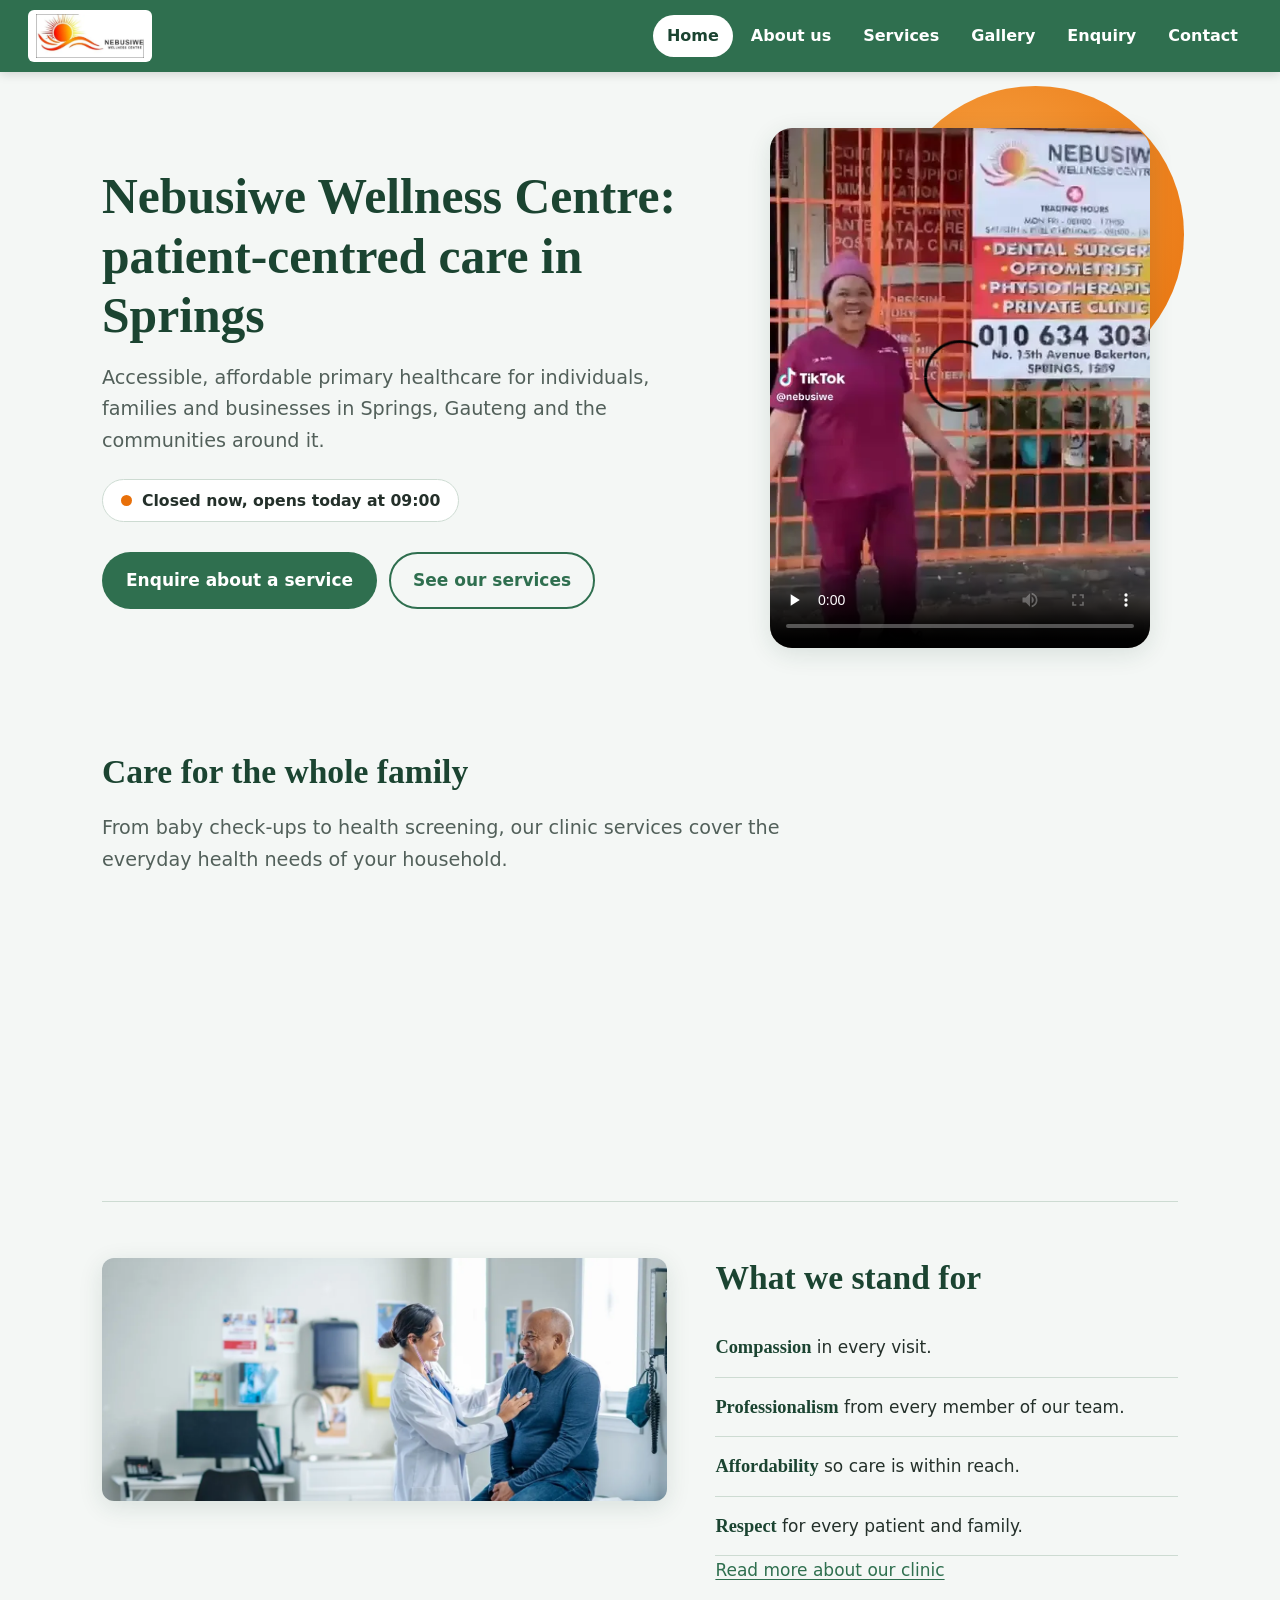
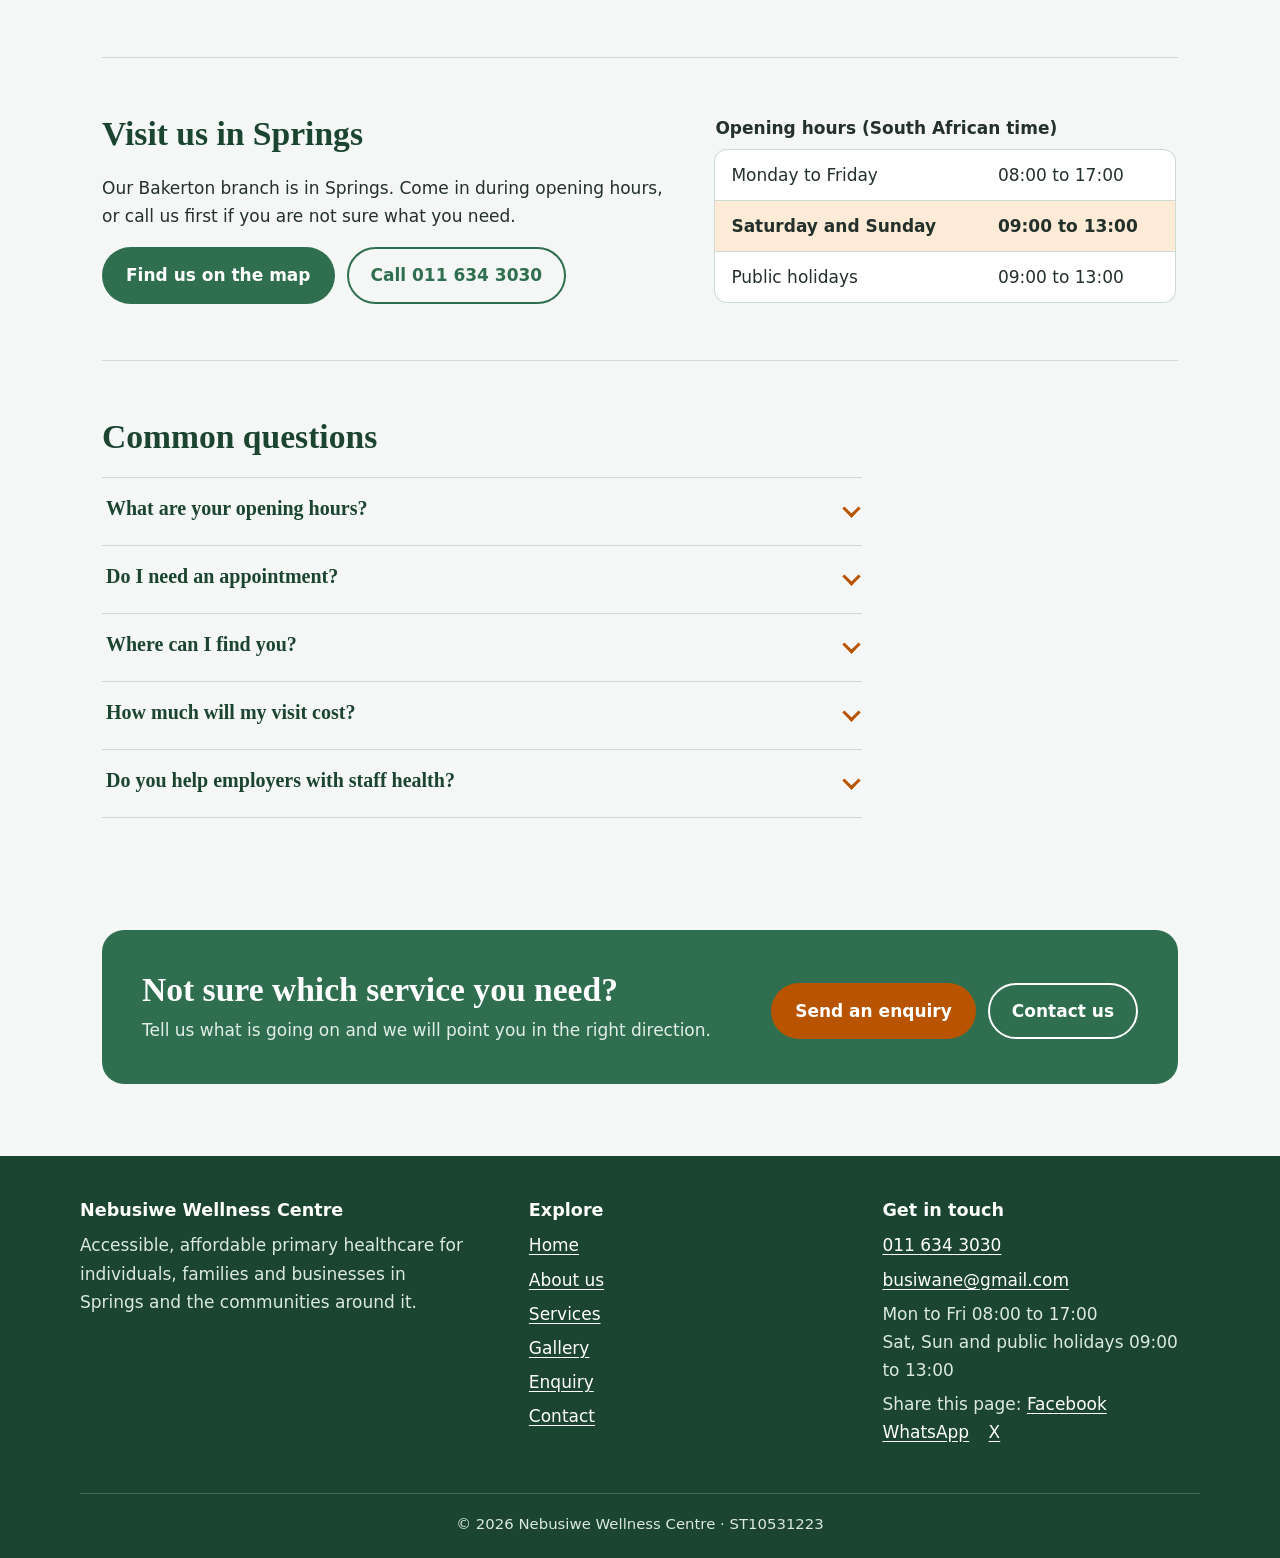
<file: Nebusiwe_Wellness_Centre/index.html>
<!DOCTYPE html>
<html lang="en-ZA">
<head>
    <meta charset="utf-8">
    <meta name="viewport" content="width=device-width, initial-scale=1">
    <title>Nebusiwe Wellness Centre</title>
    <meta name="robots" content="noindex">
    <meta http-equiv="refresh" content="0; url=home.html">
</head>
<body>
    <p><a href="home.html">Go to the Nebusiwe Wellness Centre home page</a></p>
</body>
</html>
</file>
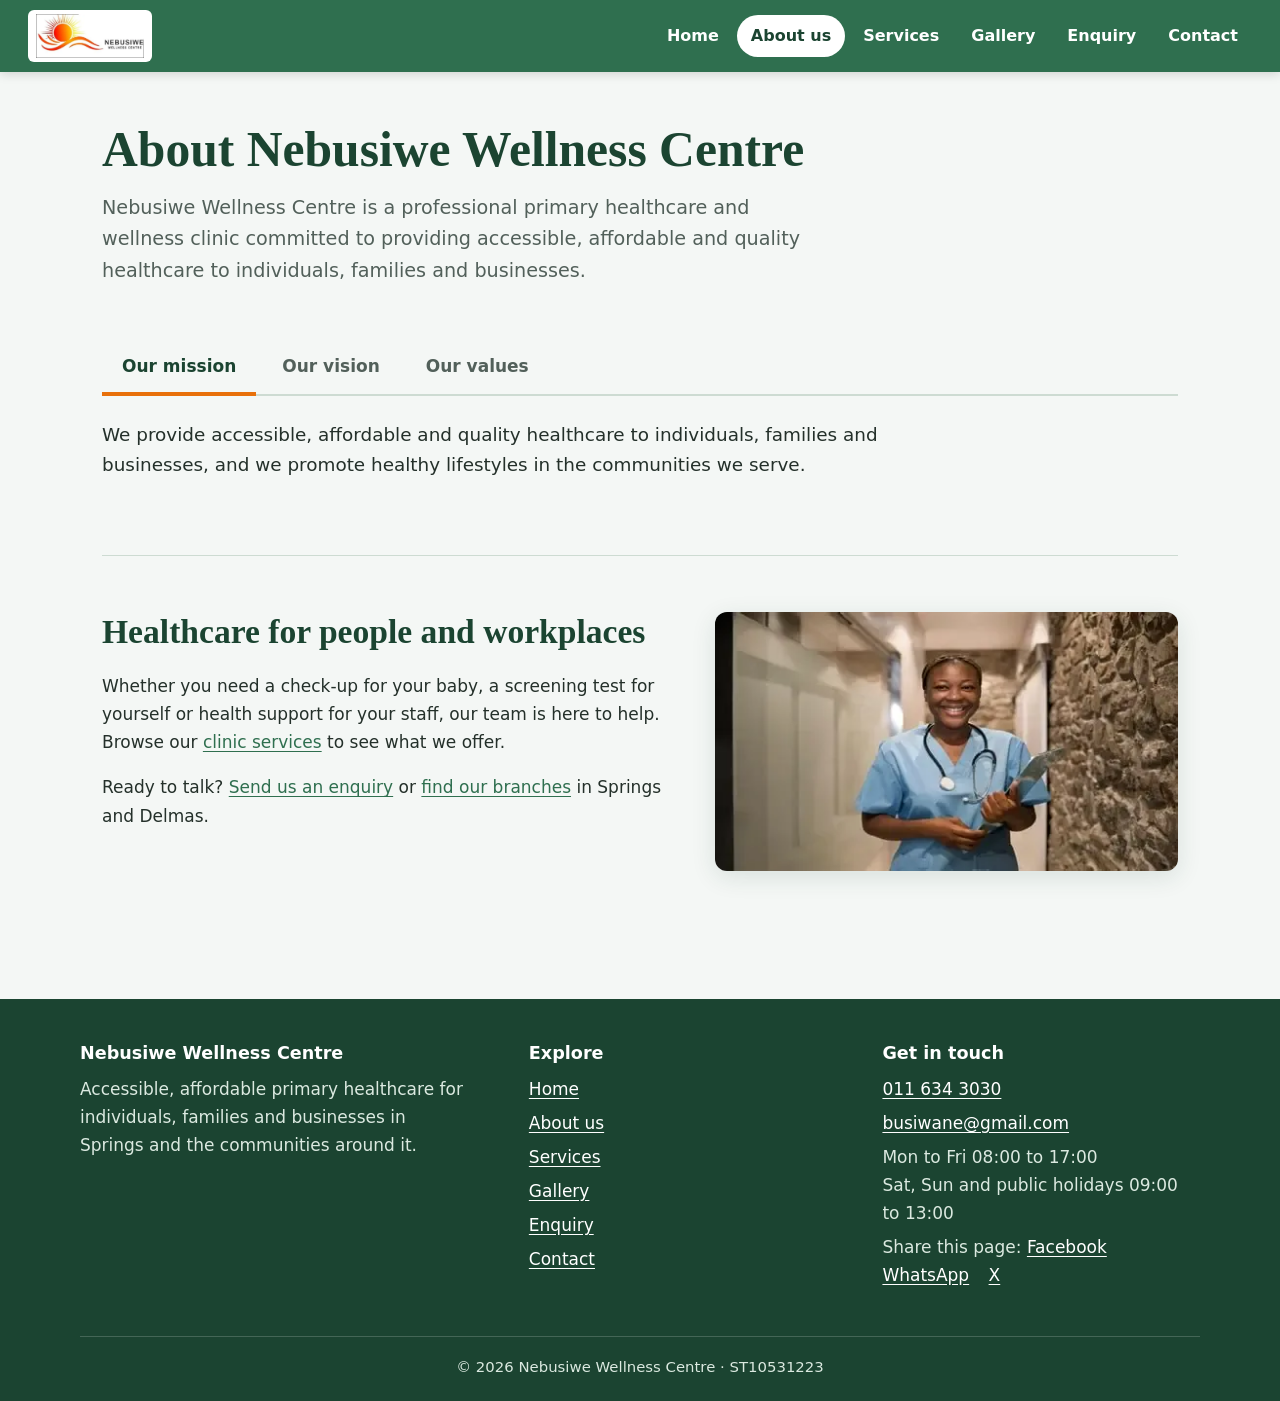
<file: Nebusiwe_Wellness_Centre/about.html>
<!DOCTYPE html>
<html lang="en-ZA" class="no-js">
<head>
    <meta charset="utf-8">
    <meta name="viewport" content="width=device-width, initial-scale=1">
    <title>About Us | Nebusiwe Wellness Centre, Springs</title>
    <meta name="description" content="Learn about Nebusiwe Wellness Centre, a primary healthcare clinic in Springs focused on compassion, professionalism, affordability and respect.">
    <meta name="theme-color" content="#2f6f4f">
    <meta name="referrer" content="strict-origin-when-cross-origin">
    <meta http-equiv="Content-Security-Policy" content="default-src 'self'; script-src 'self' https://cdnjs.cloudflare.com; style-src 'self' https://cdnjs.cloudflare.com; img-src 'self' data: https://tile.openstreetmap.org https://*.tile.openstreetmap.org; media-src 'self'; connect-src 'self' https://formspree.io; object-src 'none'; base-uri 'self'; form-action 'self' mailto: https://formspree.io">
    <meta property="og:type" content="website">
    <meta property="og:site_name" content="Nebusiwe Wellness Centre">
    <meta property="og:title" content="About Us | Nebusiwe Wellness Centre, Springs">
    <meta property="og:description" content="Learn about Nebusiwe Wellness Centre, a primary healthcare clinic in Springs focused on compassion, professionalism, affordability and respect.">
    <meta property="og:image" content="https://www.example.com/images/nurse-smiling-in-clinic-corridor.webp">
    <meta property="og:locale" content="en_ZA">
    <meta name="twitter:card" content="summary_large_image">
    <link rel="icon" href="favicon.png" type="image/png">
    <link rel="apple-touch-icon" href="images/apple-touch-icon.png">
    <link rel="stylesheet" href="CSS/style.css">
</head>
<body>
    <a class="skip-link" href="#main">Skip to main content</a>
    <header>
        <a class="brand" href="home.html" aria-label="Nebusiwe Wellness Centre, home">
            <img src="images/logo.webp" alt="Nebusiwe Wellness Centre logo" width="108" height="44">
        </a>
        <button class="nav-toggle" type="button" aria-expanded="false" aria-controls="site-nav">Menu</button>
        <nav id="site-nav" aria-label="Main">
                <a href="home.html">Home</a>
                <a href="about.html" aria-current="page">About us</a>
                <a href="services.html">Services</a>
                <a href="gallery.html">Gallery</a>
                <a href="enquiry.html">Enquiry</a>
                <a href="contact.html">Contact</a>
        </nav>
    </header>
    <main id="main">
        <div class="page-head">
            <h1>About Nebusiwe Wellness Centre</h1>
            <p class="lead">Nebusiwe Wellness Centre is a professional primary healthcare and wellness clinic committed to providing accessible, affordable and quality healthcare to individuals, families and businesses.</p>
        </div>

        <section class="section" aria-label="Our mission, vision and values">
            <div data-tabs>
                <div class="tablist" role="tablist" aria-label="About the clinic">
                    <button class="tab" role="tab" id="tab-mission" aria-controls="mission" aria-selected="true">Our mission</button>
                    <button class="tab" role="tab" id="tab-vision" aria-controls="vision" aria-selected="false" tabindex="-1">Our vision</button>
                    <button class="tab" role="tab" id="tab-values" aria-controls="values" aria-selected="false" tabindex="-1">Our values</button>
                </div>
                <div class="tabpanel" role="tabpanel" id="mission" aria-labelledby="tab-mission">
                    <p>We provide accessible, affordable and quality healthcare to individuals, families and businesses, and we promote healthy lifestyles in the communities we serve.</p>
                </div>
                <div class="tabpanel" role="tabpanel" id="vision" aria-labelledby="tab-vision" hidden>
                    <p>We aim to become one of the leading private wellness clinics in Springs and all surrounding communities by delivering excellent patient care, promoting healthy lifestyles and supporting employers with workplace health services.</p>
                </div>
                <div class="tabpanel" role="tabpanel" id="values" aria-labelledby="tab-values" hidden>
                    <p>Our four guiding values:</p>
                    <ol class="values-list">
                        <li><strong>Compassion</strong>: we care about the person, not only the condition.</li>
                        <li><strong>Professionalism</strong>: we keep high standards in everything we do.</li>
                        <li><strong>Affordability</strong>: quality healthcare should be within reach.</li>
                        <li><strong>Respect</strong>: every patient and family is treated with dignity.</li>
                    </ol>
                </div>
            </div>
        </section>

        <section class="section split" aria-labelledby="who-title">
            <div>
                <h2 id="who-title">Healthcare for people and workplaces</h2>
                <p>Whether you need a check-up for your baby, a screening test for yourself or health support for your staff, our team is here to help. Browse our <a href="services.html">clinic services</a> to see what we offer.</p>
                <p>Ready to talk? <a href="enquiry.html">Send us an enquiry</a> or <a href="contact.html">find our branches</a> in Springs and Delmas.</p>
            </div>
            <div class="photo-frame">
                <img src="images/nurse-smiling-in-clinic-corridor.webp" width="474" height="266" loading="lazy" alt="A smiling nurse in blue scrubs holding a clipboard in a clinic corridor">
            </div>
        </section>
    </main>
    <footer>
        <div class="footer-grid">
            <div>
                <h2>Nebusiwe Wellness Centre</h2>
                <p>Accessible, affordable primary healthcare for individuals, families and businesses in Springs and the communities around it.</p>
            </div>
            <div>
                <h2>Explore</h2>
                <ul>
                    <li><a href="home.html">Home</a></li>
                    <li><a href="about.html">About us</a></li>
                    <li><a href="services.html">Services</a></li>
                    <li><a href="gallery.html">Gallery</a></li>
                    <li><a href="enquiry.html">Enquiry</a></li>
                    <li><a href="contact.html">Contact</a></li>
                </ul>
            </div>
            <div>
                <h2>Get in touch</h2>
                <ul>
                    <li><a href="tel:+27116343030">011 634 3030</a></li>
                    <li><a href="mailto:busiwane@gmail.com">busiwane@gmail.com</a></li>
                    <li>Mon to Fri 08:00 to 17:00<br>Sat, Sun and public holidays 09:00 to 13:00</li>
                </ul>
                <p class="share">Share this page:
                    <a data-share="facebook" href="https://www.facebook.com/sharer/sharer.php" target="_blank" rel="noopener noreferrer">Facebook</a>
                    <a data-share="whatsapp" href="https://wa.me/" target="_blank" rel="noopener noreferrer">WhatsApp</a>
                    <a data-share="x" href="https://twitter.com/intent/tweet" target="_blank" rel="noopener noreferrer">X</a>
                </p>
            </div>
        </div>
        <p class="copyright">&copy; 2026 Nebusiwe Wellness Centre &middot; ST10531223</p>
    </footer>
    <script src="js/data.js" defer></script>
    <script src="js/main.js" defer></script>
</body>
</html>
</file>
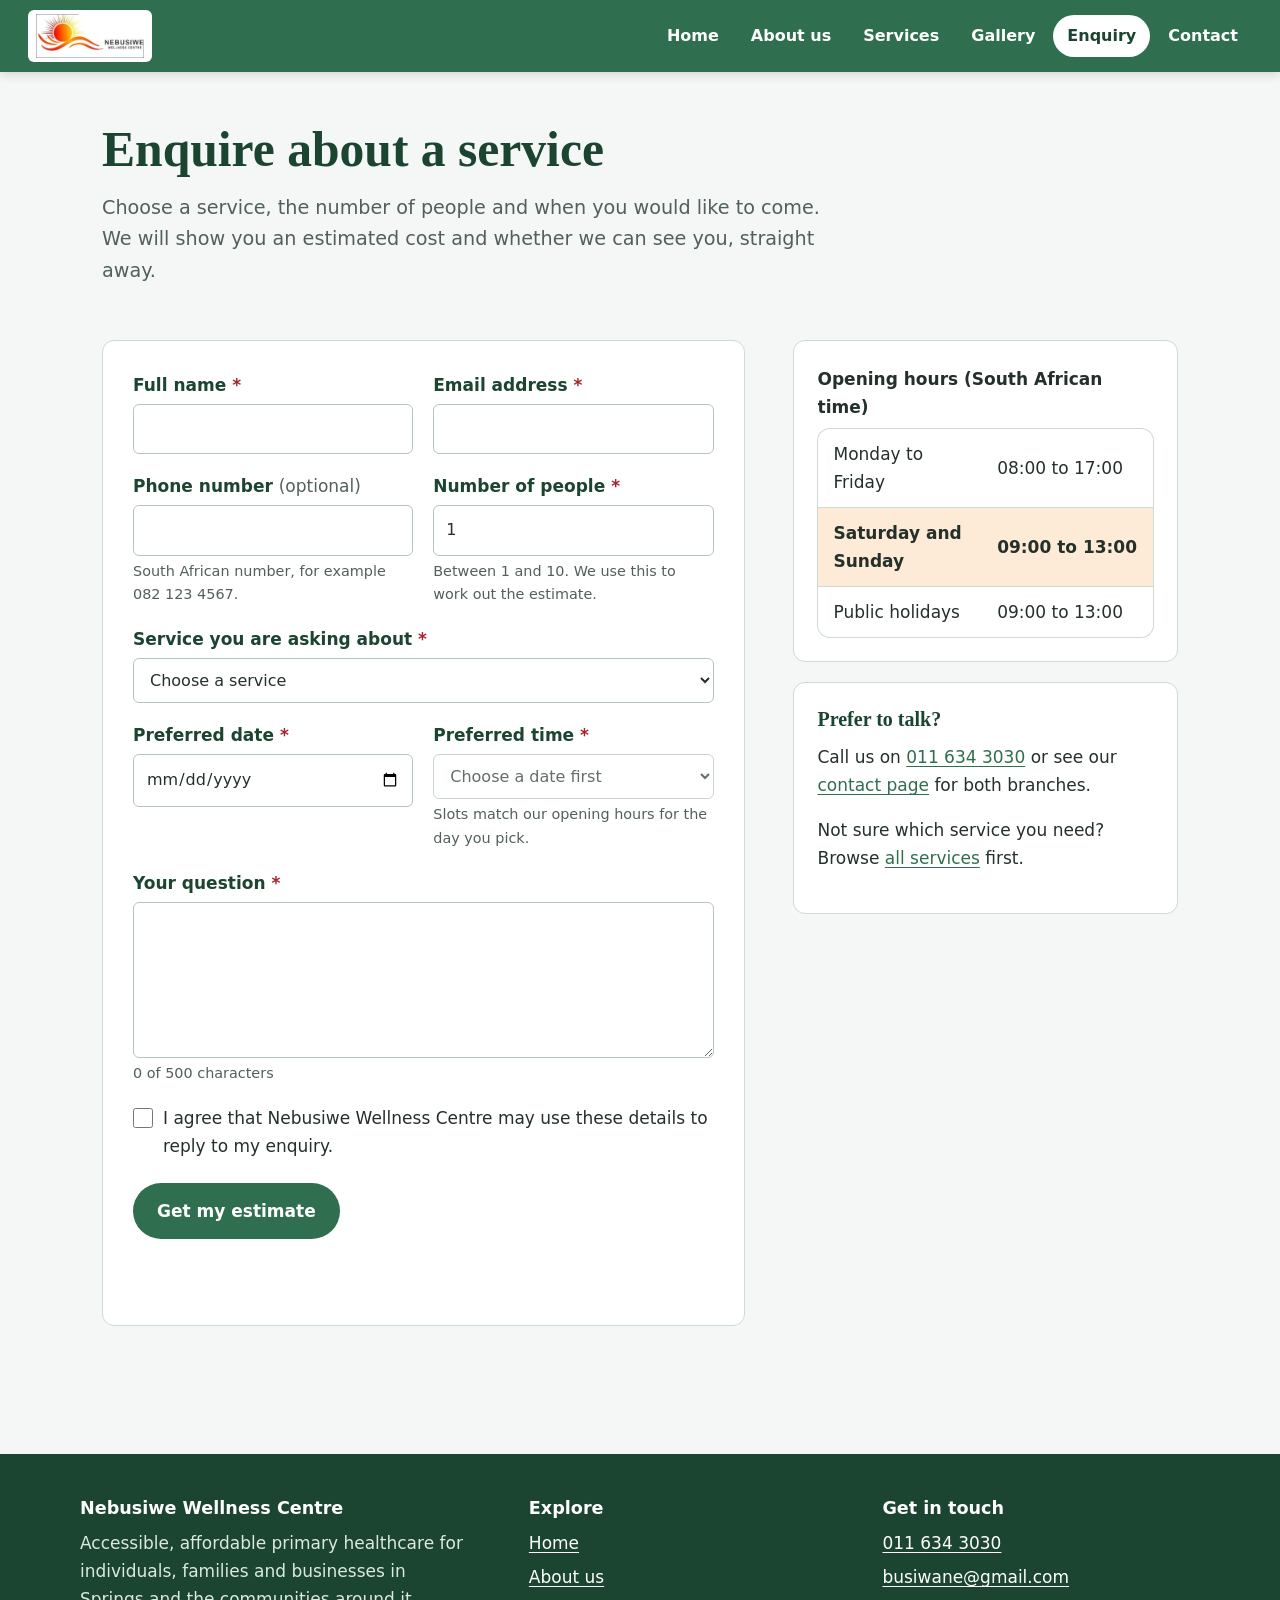
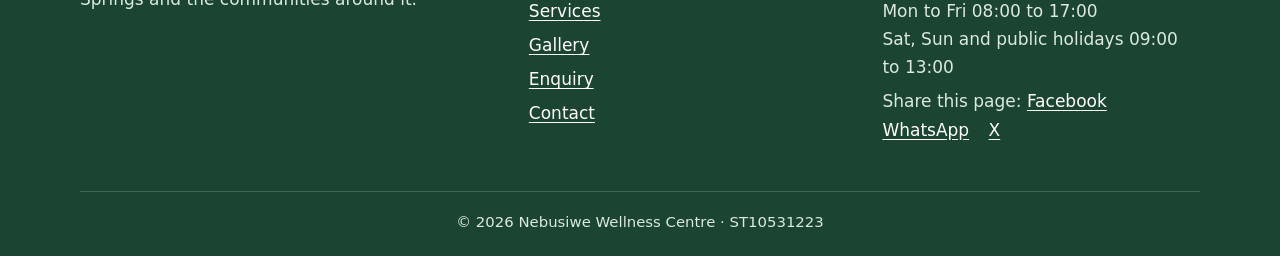
<file: Nebusiwe_Wellness_Centre/enquiry.html>
<!DOCTYPE html>
<html lang="en-ZA" class="no-js">
<head>
    <meta charset="utf-8">
    <meta name="viewport" content="width=device-width, initial-scale=1">
    <title>Enquire About a Service | Nebusiwe Wellness Centre</title>
    <meta name="description" content="Ask about a clinic service in Springs and get an estimated cost and availability straight away. Nebusiwe Wellness Centre enquiry form.">
    <meta name="theme-color" content="#2f6f4f">
    <meta name="referrer" content="strict-origin-when-cross-origin">
    <meta http-equiv="Content-Security-Policy" content="default-src 'self'; script-src 'self' https://cdnjs.cloudflare.com; style-src 'self' https://cdnjs.cloudflare.com; img-src 'self' data: https://tile.openstreetmap.org https://*.tile.openstreetmap.org; media-src 'self'; connect-src 'self' https://formspree.io; object-src 'none'; base-uri 'self'; form-action 'self' mailto: https://formspree.io">
    <meta property="og:type" content="website">
    <meta property="og:site_name" content="Nebusiwe Wellness Centre">
    <meta property="og:title" content="Enquire About a Service | Nebusiwe Wellness Centre">
    <meta property="og:description" content="Ask about a clinic service in Springs and get an estimated cost and availability straight away. Nebusiwe Wellness Centre enquiry form.">
    <meta property="og:image" content="https://nebusiwewellness.netlify.app/images/doctor-examining-patient.webp">
    <meta property="og:locale" content="en_ZA">
    <meta name="twitter:card" content="summary_large_image">
    <link rel="icon" href="favicon.png" type="image/png">
    <link rel="apple-touch-icon" href="images/apple-touch-icon.png">
    <link rel="stylesheet" href="CSS/style.css">
</head>
<body>
    <a class="skip-link" href="#main">Skip to main content</a>
    <header>
        <a class="brand" href="home.html" aria-label="Nebusiwe Wellness Centre, home">
            <img src="images/logo.webp" alt="Nebusiwe Wellness Centre logo" width="108" height="44">
        </a>
        <button class="nav-toggle" type="button" aria-expanded="false" aria-controls="site-nav">Menu</button>
        <nav id="site-nav" aria-label="Main">
                <a href="home.html">Home</a>
                <a href="about.html">About us</a>
                <a href="services.html">Services</a>
                <a href="gallery.html">Gallery</a>
                <a href="enquiry.html" aria-current="page">Enquiry</a>
                <a href="contact.html">Contact</a>
        </nav>
    </header>
    <main id="main">
        <div class="page-head">
            <h1>Enquire about a service</h1>
            <p class="lead">Choose a service, the number of people and when you would like to come. We will show you an estimated cost and whether we can see you, straight away.</p>
        </div>

        <section class="section form-layout" aria-label="Enquiry form">
            <div>
                <div class="form-card">
                    <form id="enquiry-form" action="https://formspree.io/f/xgaanoee" method="post">
                        <div class="form-summary" role="alert" tabindex="-1" hidden></div>
                        <div class="form-grid">
                    <div class="field">
                        <label for="enq-name">Full name <span class="req" aria-hidden="true">*</span></label>
                        <input type="text" id="enq-name" name="name" autocomplete="name" required minlength="2" maxlength="60" data-validate data-rule="name" data-label="your full name" data-missing="Please enter your full name." aria-describedby="enq-name-error">
                        <p class="field-error" id="enq-name-error" hidden></p>
                    </div>
                    <div class="field">
                        <label for="enq-email">Email address <span class="req" aria-hidden="true">*</span></label>
                        <input type="email" id="enq-email" name="email" autocomplete="email" required maxlength="120" data-validate data-label="your email address" data-missing="Please enter your email address so we can reply." aria-describedby="enq-email-error">
                        <p class="field-error" id="enq-email-error" hidden></p>
                    </div>
                    <div class="field">
                        <label for="enq-phone">Phone number <span class="hint-inline">(optional)</span></label>
                        <input type="tel" id="enq-phone" name="phone" autocomplete="tel" inputmode="tel" pattern="(\+27\s?|0)[1-9][0-9]\s?[0-9]{3}\s?[0-9]{4}" data-validate data-label="your phone number" data-pattern-msg="Enter a South African number, like 082 123 4567 or +27 82 123 4567." aria-describedby="enq-phone-error enq-phone-hint">
                        <p class="hint" id="enq-phone-hint">South African number, for example 082 123 4567.</p>
                        <p class="field-error" id="enq-phone-error" hidden></p>
                    </div>
                    <div class="field">
                        <label for="enq-people">Number of people <span class="req" aria-hidden="true">*</span></label>
                        <input type="number" id="enq-people" name="people" value="1" min="1" max="10" step="1" inputmode="numeric" required data-validate data-label="the number of people" data-missing="Enter how many people need the service." aria-describedby="enq-people-error enq-people-hint">
                        <p class="hint" id="enq-people-hint">Between 1 and 10. We use this to work out the estimate.</p>
                        <p class="field-error" id="enq-people-error" hidden></p>
                    </div>
                    <div class="field full">
                        <label for="enq-service">Service you are asking about <span class="req" aria-hidden="true">*</span></label>
                        <select id="enq-service" name="service" required data-validate data-label="a service" data-missing="Please choose a service." aria-describedby="enq-service-error"><option value="">Choose a service</option></select>
                        <p class="field-error" id="enq-service-error" hidden></p>
                    </div>
                    <div class="field">
                        <label for="enq-date">Preferred date <span class="req" aria-hidden="true">*</span></label>
                        <input type="date" id="enq-date" name="date" required data-validate data-rule="date" data-label="a preferred date" data-missing="Please choose a date." aria-describedby="enq-date-error">
                        <p class="field-error" id="enq-date-error" hidden></p>
                    </div>
                    <div class="field">
                        <label for="enq-time">Preferred time <span class="req" aria-hidden="true">*</span></label>
                        <select id="enq-time" name="time" required data-validate data-label="a time" data-missing="Please choose a time." aria-describedby="enq-time-error enq-time-hint"><option value="">Choose a date first</option></select>
                        <p class="hint" id="enq-time-hint">Slots match our opening hours for the day you pick.</p>
                        <p class="field-error" id="enq-time-error" hidden></p>
                    </div>
                    <div class="field full">
                        <label for="enq-message">Your question <span class="req" aria-hidden="true">*</span></label>
                        <textarea id="enq-message" name="message" rows="5" required minlength="10" maxlength="500" data-validate data-counter data-label="your question" data-missing="Please tell us what you would like to know." aria-describedby="enq-message-error enq-message-hint"></textarea>
                        <p class="hint" id="enq-message-hint"><span id="enq-message-counter" aria-live="polite"></span></p>
                        <p class="field-error" id="enq-message-error" hidden></p>
                    </div>
                    <div class="field check full">
                        <input type="checkbox" id="enq-consent" name="consent" required data-validate data-label="consent" data-missing="Please tick the box so we may use your details to reply." aria-describedby="enq-consent-error">
                        <label for="enq-consent">I agree that Nebusiwe Wellness Centre may use these details to reply to my enquiry.</label>
                        <p class="field-error" id="enq-consent-error" hidden></p>
                    </div>
                            <div class="hp" aria-hidden="true"><label>Leave this empty <input type="text" name="website" tabindex="-1" autocomplete="off"></label></div>
                        </div>
                        <button class="btn btn-primary" type="submit">Get my estimate</button>
                        <p class="form-status" role="status" aria-live="polite"></p>
                    </form>
                    <noscript><p class="notice">This form needs JavaScript. Please <a href="contact.html">contact us</a> or call 011 634 3030 instead.</p></noscript>
                </div>
                <section id="enquiry-response" class="form-card response-panel" aria-live="polite" hidden></section>
            </div>
            <aside>
                <div class="aside-box">
                    <table class="hours">
                <caption>Opening hours (South African time)</caption>
                <tbody>
                    <tr data-days="1,2,3,4,5"><th scope="row">Monday to Friday</th><td>08:00 to 17:00</td></tr>
                    <tr data-days="0,6"><th scope="row">Saturday and Sunday</th><td>09:00 to 13:00</td></tr>
                    <tr><th scope="row">Public holidays</th><td>09:00 to 13:00</td></tr>
                </tbody>
            </table>
                </div>
                <div class="aside-box">
                    <h2>Prefer to talk?</h2>
                    <p>Call us on <a href="tel:+27116343030">011 634 3030</a> or see our <a href="contact.html">contact page</a> for both branches.</p>
                    <p>Not sure which service you need? Browse <a href="services.html">all services</a> first.</p>
                </div>
            </aside>
        </section>
    </main>
    <footer>
        <div class="footer-grid">
            <div>
                <h2>Nebusiwe Wellness Centre</h2>
                <p>Accessible, affordable primary healthcare for individuals, families and businesses in Springs and the communities around it.</p>
            </div>
            <div>
                <h2>Explore</h2>
                <ul>
                    <li><a href="home.html">Home</a></li>
                    <li><a href="about.html">About us</a></li>
                    <li><a href="services.html">Services</a></li>
                    <li><a href="gallery.html">Gallery</a></li>
                    <li><a href="enquiry.html">Enquiry</a></li>
                    <li><a href="contact.html">Contact</a></li>
                </ul>
            </div>
            <div>
                <h2>Get in touch</h2>
                <ul>
                    <li><a href="tel:+27116343030">011 634 3030</a></li>
                    <li><a href="mailto:busiwane@gmail.com">busiwane@gmail.com</a></li>
                    <li>Mon to Fri 08:00 to 17:00<br>Sat, Sun and public holidays 09:00 to 13:00</li>
                </ul>
                <p class="share">Share this page:
                    <a data-share="facebook" href="https://www.facebook.com/sharer/sharer.php" target="_blank" rel="noopener noreferrer">Facebook</a>
                    <a data-share="whatsapp" href="https://wa.me/" target="_blank" rel="noopener noreferrer">WhatsApp</a>
                    <a data-share="x" href="https://twitter.com/intent/tweet" target="_blank" rel="noopener noreferrer">X</a>
                </p>
            </div>
        </div>
        <p class="copyright">&copy; 2026 Nebusiwe Wellness Centre &middot; ST10531223</p>
    </footer>
    <script src="js/data.js" defer></script>
    <script src="js/main.js" defer></script>
    <script src="js/forms.js" defer></script>
</body>
</html>
</file>
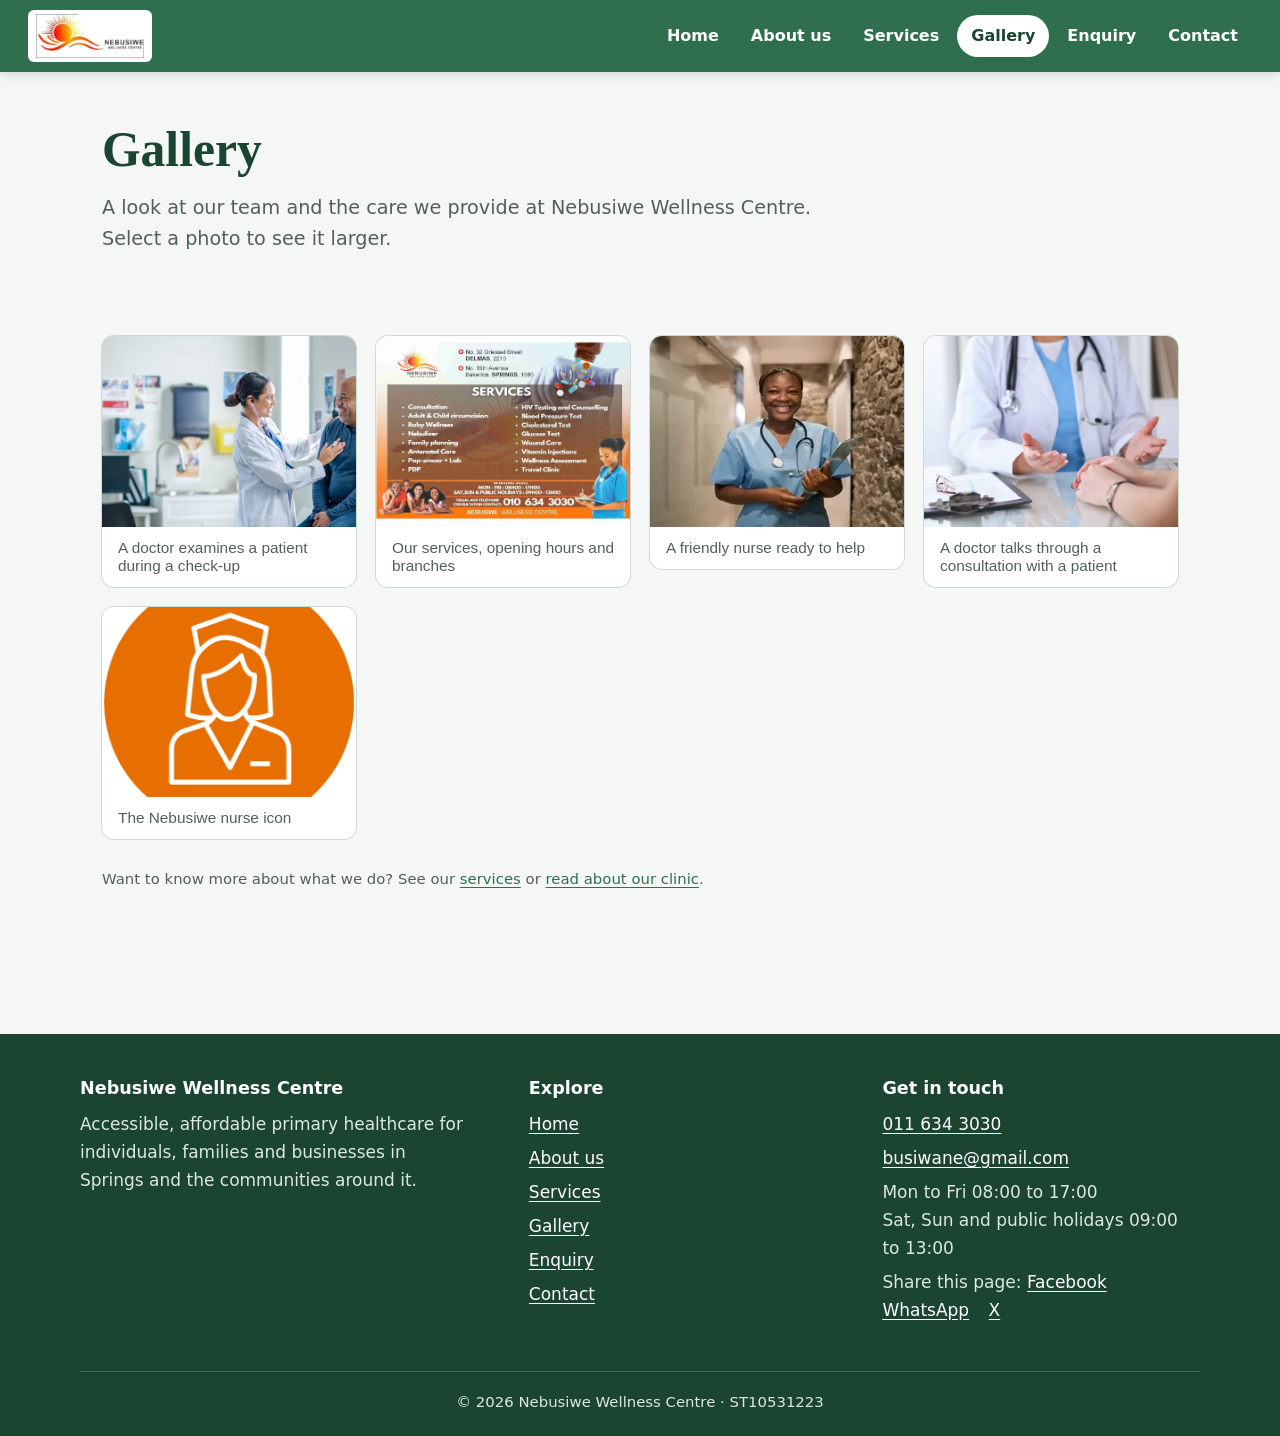
<file: Nebusiwe_Wellness_Centre/gallery.html>
<!DOCTYPE html>
<html lang="en-ZA" class="no-js">
<head>
    <meta charset="utf-8">
    <meta name="viewport" content="width=device-width, initial-scale=1">
    <title>Gallery | Nebusiwe Wellness Centre, Springs</title>
    <meta name="description" content="See photos of the Nebusiwe Wellness Centre team and clinic in Springs, Gauteng, plus our services and opening hours poster.">
    <meta name="theme-color" content="#2f6f4f">
    <meta name="referrer" content="strict-origin-when-cross-origin">
    <meta http-equiv="Content-Security-Policy" content="default-src 'self'; script-src 'self' https://cdnjs.cloudflare.com; style-src 'self' https://cdnjs.cloudflare.com; img-src 'self' data: https://tile.openstreetmap.org https://*.tile.openstreetmap.org; media-src 'self'; connect-src 'self' https://formspree.io; object-src 'none'; base-uri 'self'; form-action 'self' mailto: https://formspree.io">
    <meta property="og:type" content="website">
    <meta property="og:site_name" content="Nebusiwe Wellness Centre">
    <meta property="og:title" content="Gallery | Nebusiwe Wellness Centre, Springs">
    <meta property="og:description" content="See photos of the Nebusiwe Wellness Centre team and clinic in Springs, Gauteng, plus our services and opening hours poster.">
    <meta property="og:image" content="https://www.example.com/images/doctor-examining-patient.webp">
    <meta property="og:locale" content="en_ZA">
    <meta name="twitter:card" content="summary_large_image">
    <link rel="icon" href="favicon.png" type="image/png">
    <link rel="apple-touch-icon" href="images/apple-touch-icon.png">
    <link rel="stylesheet" href="CSS/style.css">
</head>
<body>
    <a class="skip-link" href="#main">Skip to main content</a>
    <header>
        <a class="brand" href="home.html" aria-label="Nebusiwe Wellness Centre, home">
            <img src="images/logo.webp" alt="Nebusiwe Wellness Centre logo" width="108" height="44">
        </a>
        <button class="nav-toggle" type="button" aria-expanded="false" aria-controls="site-nav">Menu</button>
        <nav id="site-nav" aria-label="Main">
                <a href="home.html">Home</a>
                <a href="about.html">About us</a>
                <a href="services.html">Services</a>
                <a href="gallery.html" aria-current="page">Gallery</a>
                <a href="enquiry.html">Enquiry</a>
                <a href="contact.html">Contact</a>
        </nav>
    </header>
    <main id="main">
        <div class="page-head">
            <h1>Gallery</h1>
            <p class="lead">A look at our team and the care we provide at Nebusiwe Wellness Centre. Select a photo to see it larger.</p>
        </div>
        <section class="section" aria-label="Photo gallery">
            <ul class="gallery-grid">
                <li><button type="button" class="gallery-item" data-full="images/doctor-examining-patient.webp" data-caption="A doctor examines a patient during a check-up">
                    <img src="images/doctor-examining-patient.webp" width="1200" height="515" loading="lazy" alt="A doctor with a stethoscope examining a smiling patient in a consulting room">
                    <span>A doctor examines a patient during a check-up</span>
                </button></li>
                <li><button type="button" class="gallery-item" data-full="images/services-and-hours-poster.webp" data-caption="Our services, opening hours and branches">
                    <img src="images/services-and-hours-poster.webp" width="1200" height="850" loading="lazy" alt="Nebusiwe Wellness Centre poster listing clinic services, opening hours and the Springs and Delmas branches">
                    <span>Our services, opening hours and branches</span>
                </button></li>
                <li><button type="button" class="gallery-item" data-full="images/nurse-smiling-in-clinic-corridor.webp" data-caption="A friendly nurse ready to help">
                    <img src="images/nurse-smiling-in-clinic-corridor.webp" width="474" height="266" loading="lazy" alt="A smiling nurse in blue scrubs holding a clipboard in a clinic corridor">
                    <span>A friendly nurse ready to help</span>
                </button></li>
                <li><button type="button" class="gallery-item" data-full="images/doctor-consulting-with-patient.webp" data-caption="A doctor talks through a consultation with a patient">
                    <img src="images/doctor-consulting-with-patient.webp" width="678" height="452" loading="lazy" alt="A doctor in a white coat explaining notes on a clipboard to a patient">
                    <span>A doctor talks through a consultation with a patient</span>
                </button></li>
                <li><button type="button" class="gallery-item" data-full="images/nurse-icon-orange.webp" data-caption="The Nebusiwe nurse icon">
                    <img src="images/nurse-icon-orange.webp" width="1068" height="1067" loading="lazy" alt="Orange circular icon showing a nurse in a cap">
                    <span>The Nebusiwe nurse icon</span>
                </button></li>
            </ul>
            <p class="fine-print">Want to know more about what we do? See our <a href="services.html">services</a> or <a href="about.html">read about our clinic</a>.</p>
        </section>

        <dialog id="lightbox" class="lightbox" aria-label="Photo viewer">
            <figure>
                <img src="images/doctor-examining-patient.webp" alt="">
                <figcaption></figcaption>
            </figure>
            <button class="dialog-close" type="button" aria-label="Close photo viewer">&times;</button>
            <button class="lb-nav lb-prev" type="button" aria-label="Previous photo">&#8249;</button>
            <button class="lb-nav lb-next" type="button" aria-label="Next photo">&#8250;</button>
            <p class="lb-count" aria-live="polite"></p>
        </dialog>
    </main>
    <footer>
        <div class="footer-grid">
            <div>
                <h2>Nebusiwe Wellness Centre</h2>
                <p>Accessible, affordable primary healthcare for individuals, families and businesses in Springs and the communities around it.</p>
            </div>
            <div>
                <h2>Explore</h2>
                <ul>
                    <li><a href="home.html">Home</a></li>
                    <li><a href="about.html">About us</a></li>
                    <li><a href="services.html">Services</a></li>
                    <li><a href="gallery.html">Gallery</a></li>
                    <li><a href="enquiry.html">Enquiry</a></li>
                    <li><a href="contact.html">Contact</a></li>
                </ul>
            </div>
            <div>
                <h2>Get in touch</h2>
                <ul>
                    <li><a href="tel:+27116343030">011 634 3030</a></li>
                    <li><a href="mailto:busiwane@gmail.com">busiwane@gmail.com</a></li>
                    <li>Mon to Fri 08:00 to 17:00<br>Sat, Sun and public holidays 09:00 to 13:00</li>
                </ul>
                <p class="share">Share this page:
                    <a data-share="facebook" href="https://www.facebook.com/sharer/sharer.php" target="_blank" rel="noopener noreferrer">Facebook</a>
                    <a data-share="whatsapp" href="https://wa.me/" target="_blank" rel="noopener noreferrer">WhatsApp</a>
                    <a data-share="x" href="https://twitter.com/intent/tweet" target="_blank" rel="noopener noreferrer">X</a>
                </p>
            </div>
        </div>
        <p class="copyright">&copy; 2026 Nebusiwe Wellness Centre &middot; ST10531223</p>
    </footer>
    <script src="js/data.js" defer></script>
    <script src="js/main.js" defer></script>
    <script src="js/gallery.js" defer></script>
</body>
</html>
</file>
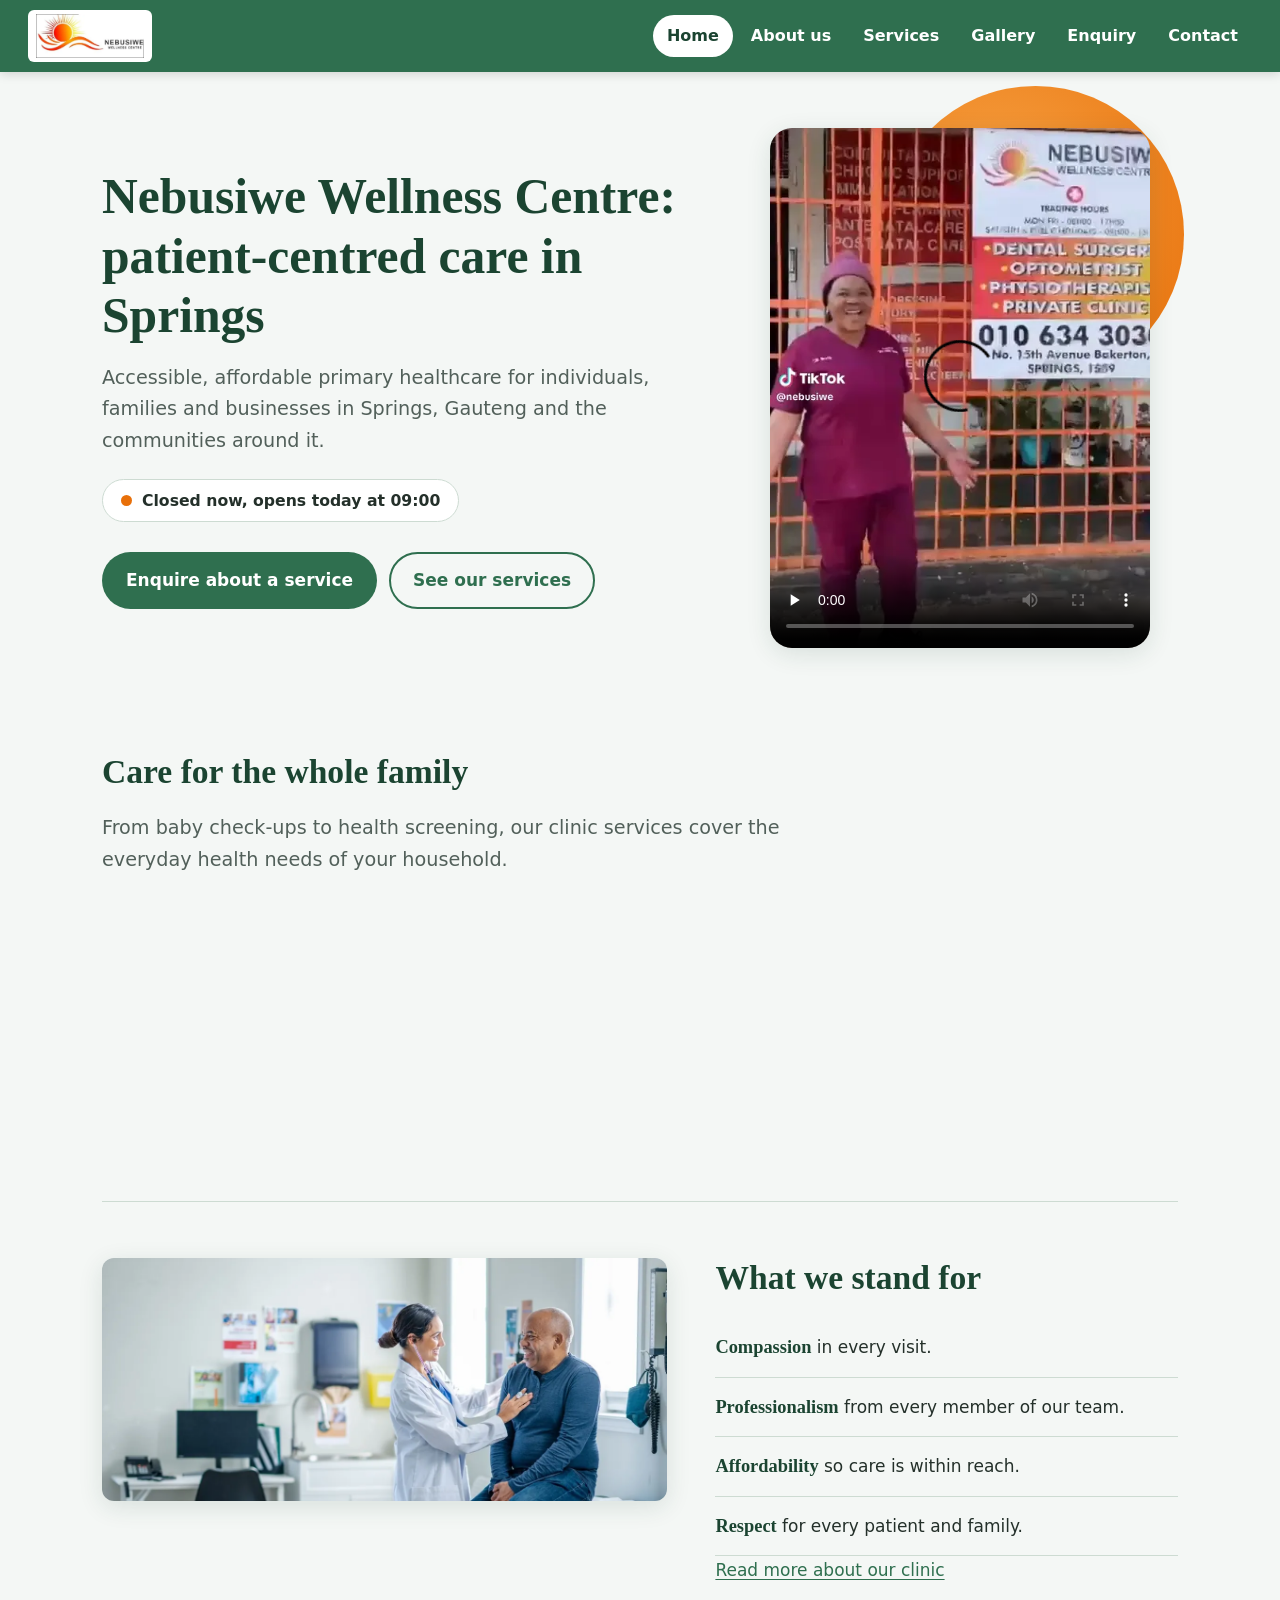
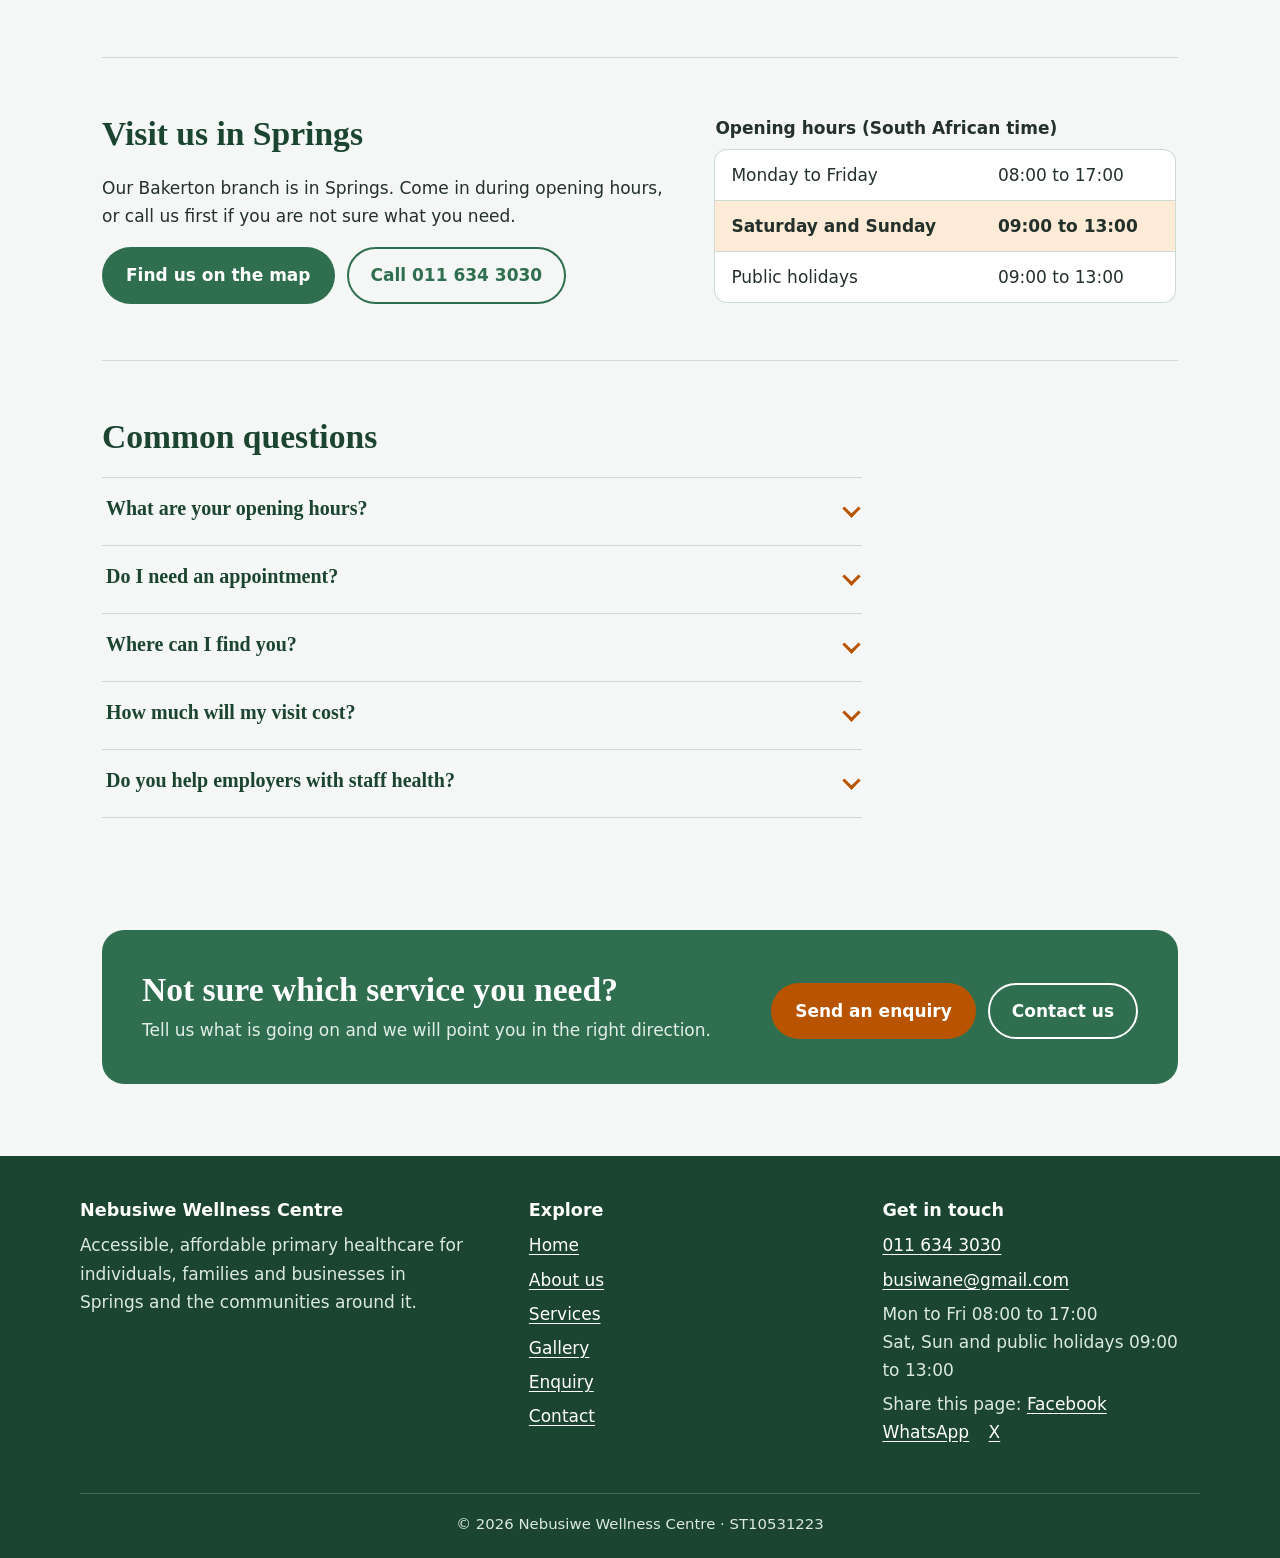
<file: Nebusiwe_Wellness_Centre/home.html>
<!DOCTYPE html>
<html lang="en-ZA" class="no-js">
<head>
    <meta charset="utf-8">
    <meta name="viewport" content="width=device-width, initial-scale=1">
    <title>Nebusiwe Wellness Centre | Family Clinic in Springs, Gauteng</title>
    <meta name="description" content="Nebusiwe Wellness Centre is a primary healthcare and wellness clinic in Springs, Gauteng. Affordable family care, baby wellness, screening, circumcision and more.">
    <meta name="theme-color" content="#2f6f4f">
    <meta name="referrer" content="strict-origin-when-cross-origin">
    <meta http-equiv="Content-Security-Policy" content="default-src 'self'; script-src 'self' https://cdnjs.cloudflare.com; style-src 'self' https://cdnjs.cloudflare.com; img-src 'self' data: https://tile.openstreetmap.org https://*.tile.openstreetmap.org; media-src 'self'; connect-src 'self' https://formspree.io; object-src 'none'; base-uri 'self'; form-action 'self' mailto: https://formspree.io">
    <meta property="og:type" content="website">
    <meta property="og:site_name" content="Nebusiwe Wellness Centre">
    <meta property="og:title" content="Nebusiwe Wellness Centre | Family Clinic in Springs, Gauteng">
    <meta property="og:description" content="Nebusiwe Wellness Centre is a primary healthcare and wellness clinic in Springs, Gauteng. Affordable family care, baby wellness, screening, circumcision and more.">
    <meta property="og:image" content="https://www.example.com/images/doctor-examining-patient.webp">
    <meta property="og:locale" content="en_ZA">
    <meta name="twitter:card" content="summary_large_image">
    <link rel="icon" href="favicon.png" type="image/png">
    <link rel="apple-touch-icon" href="images/apple-touch-icon.png">
    <link rel="stylesheet" href="CSS/style.css">
    <script type="application/ld+json">
{
  "@context": "https://schema.org",
  "@type": "MedicalClinic",
  "name": "Nebusiwe Wellness Centre",
  "description": "Primary healthcare and wellness clinic in Springs, Gauteng.",
  "image": "https://www.example.com/images/logo.webp",
  "telephone": "+27116343030",
  "email": "busiwane@gmail.com",
  "address": {
    "@type": "PostalAddress",
    "streetAddress": "1 5th Avenue, Bakerton",
    "addressLocality": "Springs",
    "addressRegion": "Gauteng",
    "addressCountry": "ZA"
  },
  "geo": {
    "@type": "GeoCoordinates",
    "latitude": -26.22298,
    "longitude": 28.46777
  },
  "openingHoursSpecification": [
    {
      "@type": "OpeningHoursSpecification",
      "dayOfWeek": [
        "Monday",
        "Tuesday",
        "Wednesday",
        "Thursday",
        "Friday"
      ],
      "opens": "08:00",
      "closes": "17:00"
    },
    {
      "@type": "OpeningHoursSpecification",
      "dayOfWeek": [
        "Saturday",
        "Sunday"
      ],
      "opens": "09:00",
      "closes": "13:00"
    }
  ],
  "areaServed": [
    "Springs",
    "Delmas",
    "Gauteng"
  ]
}
    </script>
</head>
<body>
    <a class="skip-link" href="#main">Skip to main content</a>
    <header>
        <a class="brand" href="home.html" aria-label="Nebusiwe Wellness Centre, home">
            <img src="images/logo.webp" alt="Nebusiwe Wellness Centre logo" width="108" height="44">
        </a>
        <button class="nav-toggle" type="button" aria-expanded="false" aria-controls="site-nav">Menu</button>
        <nav id="site-nav" aria-label="Main">
                <a href="home.html" aria-current="page">Home</a>
                <a href="about.html">About us</a>
                <a href="services.html">Services</a>
                <a href="gallery.html">Gallery</a>
                <a href="enquiry.html">Enquiry</a>
                <a href="contact.html">Contact</a>
        </nav>
    </header>
    <main id="main">
        <section class="hero" aria-labelledby="page-title">
            <div class="hero-copy">
                <h1 id="page-title">Nebusiwe Wellness Centre: patient-centred care in Springs</h1>
                <p class="lead">Accessible, affordable primary healthcare for individuals, families and businesses in Springs, Gauteng and the communities around it.</p>
                <div class="status-pill" data-open-status>
                    <span class="status-dot" aria-hidden="true"></span>
                    <span class="status-text">Opening hours: Mon to Fri 08:00 to 17:00</span>
                </div>
                <div class="btn-row">
                    <a class="btn btn-primary" href="enquiry.html">Enquire about a service</a>
                    <a class="btn btn-ghost" href="services.html">See our services</a>
                </div>
            </div>
            <div class="hero-media">
                <video controls preload="none" playsinline width="400" height="547" poster="images/clinic-welcome-poster.webp" aria-label="Welcome video from Nebusiwe Wellness Centre">
                    <source src="images/clinic-welcome.mp4" type="video/mp4">
                    Your browser cannot play this video. <a href="images/clinic-welcome.mp4">Download the welcome video</a>.
                </video>
            </div>
        </section>

        <section class="section" aria-labelledby="care-title">
            <h2 id="care-title">Care for the whole family</h2>
            <p class="lead">From baby check-ups to health screening, our clinic services cover the everyday health needs of your household.</p>
            <div class="tiles">
                <div class="tile reveal">
                    <h3>Mother and child</h3>
                    <p>Baby wellness, antenatal and postnatal care, and family planning.</p>
                    <a href="services.html#mother-and-child">View mother and child services</a>
                </div>
                <div class="tile reveal">
                    <h3>Screening and tests</h3>
                    <p>HIV testing and counselling, blood pressure, cholesterol and glucose tests, pap smears and wellness assessments.</p>
                    <a href="services.html#screening-and-tests">View screening and tests</a>
                </div>
                <div class="tile reveal">
                    <h3>Everyday care</h3>
                    <p>Consultations, nebulizer treatment, wound care and vitamin injections.</p>
                    <a href="services.html#everyday-care">View everyday care</a>
                </div>
                <div class="tile reveal">
                    <h3>Procedures and travel</h3>
                    <p>Adult and child circumcision, travel clinic visits and PDP assessments.</p>
                    <a href="services.html#procedures-and-travel">View procedures and travel</a>
                </div>
            </div>
        </section>

        <section class="section split" aria-labelledby="values-title">
            <div class="photo-frame">
                <img src="images/doctor-examining-patient.webp" width="1200" height="515" loading="lazy" alt="A doctor with a stethoscope examining a smiling patient in a consulting room">
            </div>
            <div>
                <h2 id="values-title">What we stand for</h2>
                <ul class="values-list">
                    <li><strong>Compassion</strong> in every visit.</li>
                    <li><strong>Professionalism</strong> from every member of our team.</li>
                    <li><strong>Affordability</strong> so care is within reach.</li>
                    <li><strong>Respect</strong> for every patient and family.</li>
                </ul>
                <p><a href="about.html">Read more about our clinic</a></p>
            </div>
        </section>

        <section class="section split" aria-labelledby="visit-title">
            <div>
                <h2 id="visit-title">Visit us in Springs</h2>
                <p>Our Bakerton branch is in Springs. Come in during opening hours, or call us first if you are not sure what you need.</p>
                <div class="btn-row">
                    <a class="btn btn-primary" href="contact.html#map-section">Find us on the map</a>
                    <a class="btn btn-ghost" href="tel:+27116343030">Call 011 634 3030</a>
                </div>
            </div>
            <div>
                <table class="hours">
                <caption>Opening hours (South African time)</caption>
                <tbody>
                    <tr data-days="1,2,3,4,5"><th scope="row">Monday to Friday</th><td>08:00 to 17:00</td></tr>
                    <tr data-days="0,6"><th scope="row">Saturday and Sunday</th><td>09:00 to 13:00</td></tr>
                    <tr><th scope="row">Public holidays</th><td>09:00 to 13:00</td></tr>
                </tbody>
            </table>
            </div>
        </section>

        <section class="section" aria-labelledby="faq-title">
            <h2 id="faq-title">Common questions</h2>
            <div class="accordion">
                <div class="acc-item">
                    <h3><button class="acc-trigger" type="button" id="faq-q0" aria-expanded="false" aria-controls="faq-a0">What are your opening hours?</button></h3>
                    <div class="acc-panel" id="faq-a0" role="region" aria-labelledby="faq-q0"><div><p>We are open Monday to Friday from 08:00 to 17:00. On Saturdays, Sundays and public holidays we are open from 09:00 to 13:00.</p></div></div>
                </div>
                <div class="acc-item">
                    <h3><button class="acc-trigger" type="button" id="faq-q1" aria-expanded="false" aria-controls="faq-a1">Do I need an appointment?</button></h3>
                    <div class="acc-panel" id="faq-a1" role="region" aria-labelledby="faq-q1"><div><p>Many everyday services, such as consultations and blood pressure checks, do not need one. Services like antenatal care, pap smears and circumcision are best booked ahead. The services page shows which is which.</p></div></div>
                </div>
                <div class="acc-item">
                    <h3><button class="acc-trigger" type="button" id="faq-q2" aria-expanded="false" aria-controls="faq-a2">Where can I find you?</button></h3>
                    <div class="acc-panel" id="faq-a2" role="region" aria-labelledby="faq-q2"><div><p>We have a branch in Bakerton, Springs and a branch in Delmas. The contact page has an interactive map with directions to both.</p></div></div>
                </div>
                <div class="acc-item">
                    <h3><button class="acc-trigger" type="button" id="faq-q3" aria-expanded="false" aria-controls="faq-a3">How much will my visit cost?</button></h3>
                    <div class="acc-panel" id="faq-a3" role="region" aria-labelledby="faq-q3"><div><p>The prices on our services page are starting amounts. Use the enquiry form to get an estimate for your service, the number of people and the day you plan to come.</p></div></div>
                </div>
                <div class="acc-item">
                    <h3><button class="acc-trigger" type="button" id="faq-q4" aria-expanded="false" aria-controls="faq-a4">Do you help employers with staff health?</button></h3>
                    <div class="acc-panel" id="faq-a4" role="region" aria-labelledby="faq-q4"><div><p>Yes. We support employers with workplace health services, such as wellness assessments for staff. Contact us to talk about what your team needs.</p></div></div>
                </div>
            </div>
        </section>

        <div class="cta-band">
            <div>
                <h2>Not sure which service you need?</h2>
                <p>Tell us what is going on and we will point you in the right direction.</p>
            </div>
            <div class="btn-row">
                <a class="btn btn-sun" href="enquiry.html">Send an enquiry</a>
                <a class="btn btn-ghost" href="contact.html">Contact us</a>
            </div>
        </div>
    </main>
    <footer>
        <div class="footer-grid">
            <div>
                <h2>Nebusiwe Wellness Centre</h2>
                <p>Accessible, affordable primary healthcare for individuals, families and businesses in Springs and the communities around it.</p>
            </div>
            <div>
                <h2>Explore</h2>
                <ul>
                    <li><a href="home.html">Home</a></li>
                    <li><a href="about.html">About us</a></li>
                    <li><a href="services.html">Services</a></li>
                    <li><a href="gallery.html">Gallery</a></li>
                    <li><a href="enquiry.html">Enquiry</a></li>
                    <li><a href="contact.html">Contact</a></li>
                </ul>
            </div>
            <div>
                <h2>Get in touch</h2>
                <ul>
                    <li><a href="tel:+27116343030">011 634 3030</a></li>
                    <li><a href="mailto:busiwane@gmail.com">busiwane@gmail.com</a></li>
                    <li>Mon to Fri 08:00 to 17:00<br>Sat, Sun and public holidays 09:00 to 13:00</li>
                </ul>
                <p class="share">Share this page:
                    <a data-share="facebook" href="https://www.facebook.com/sharer/sharer.php" target="_blank" rel="noopener noreferrer">Facebook</a>
                    <a data-share="whatsapp" href="https://wa.me/" target="_blank" rel="noopener noreferrer">WhatsApp</a>
                    <a data-share="x" href="https://twitter.com/intent/tweet" target="_blank" rel="noopener noreferrer">X</a>
                </p>
            </div>
        </div>
        <p class="copyright">&copy; 2026 Nebusiwe Wellness Centre &middot; ST10531223</p>
    </footer>
    <script src="js/data.js" defer></script>
    <script src="js/main.js" defer></script>
</body>
</html>
</file>
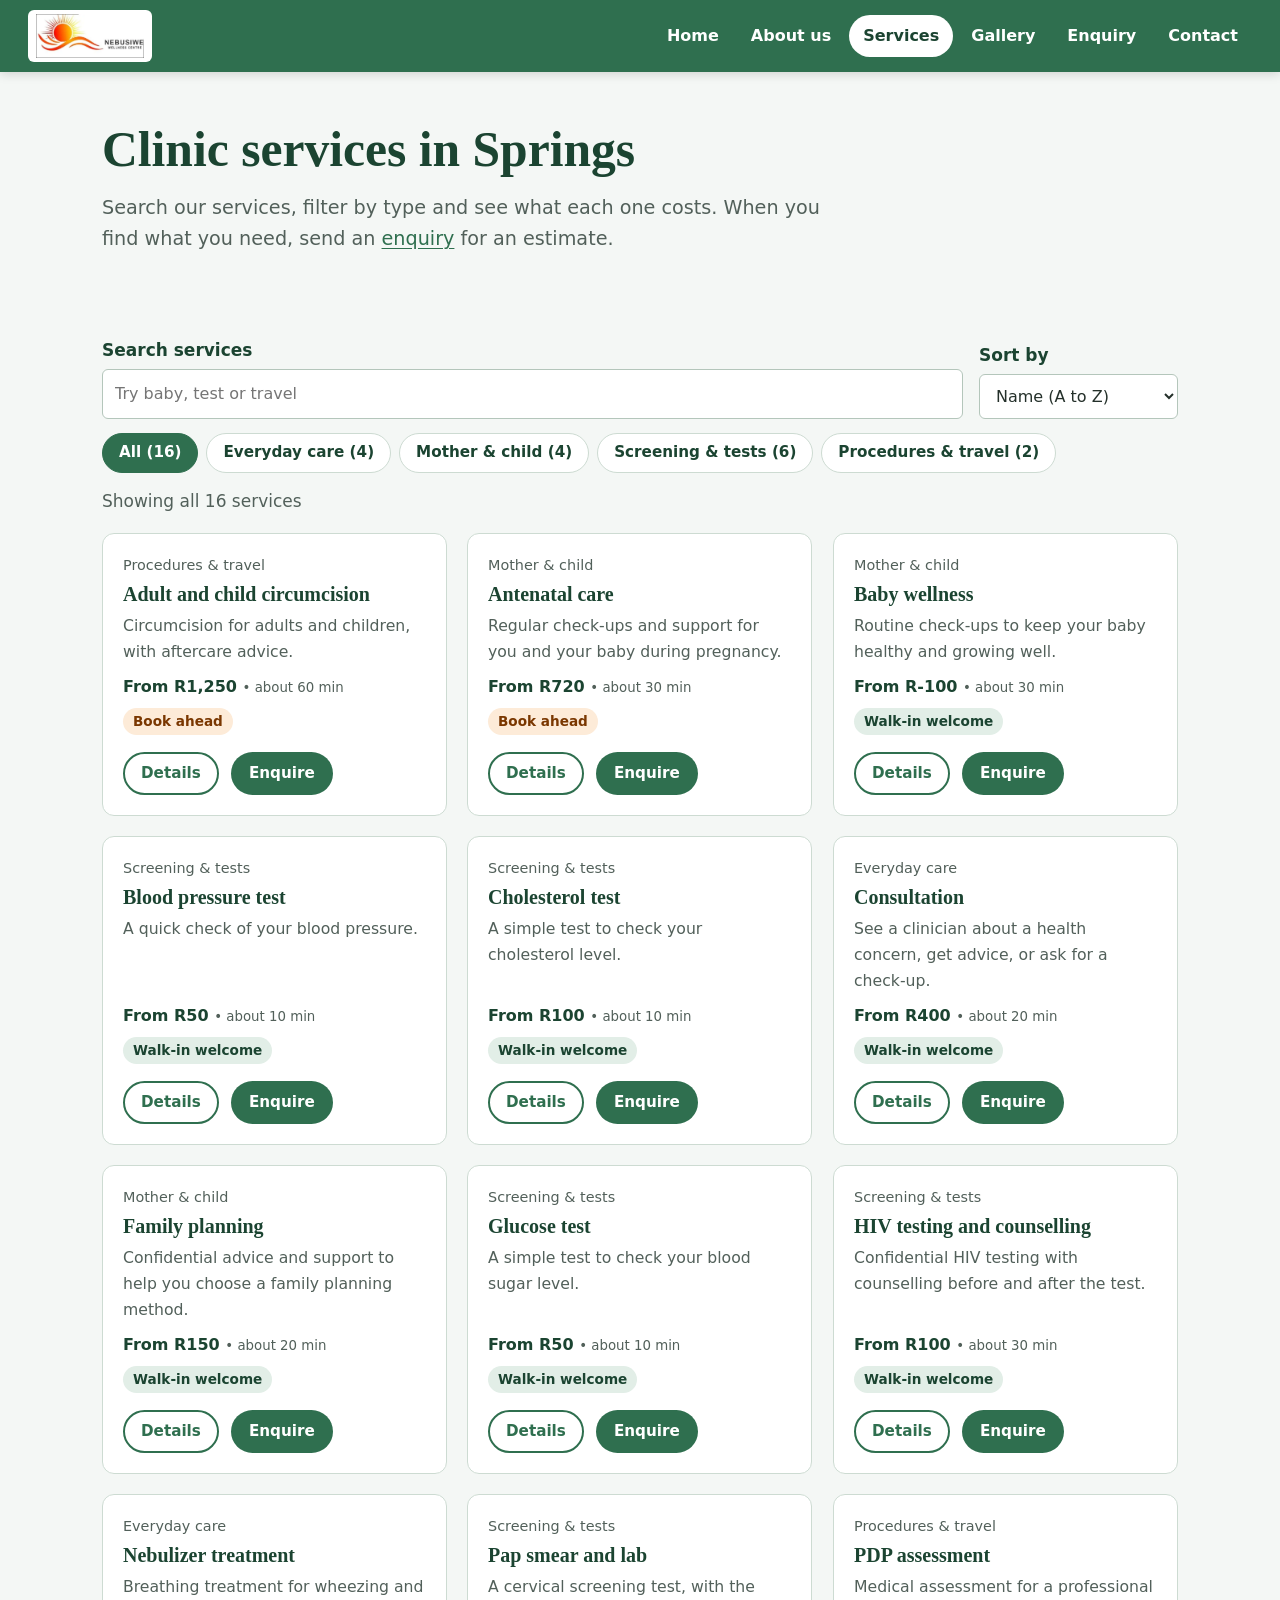
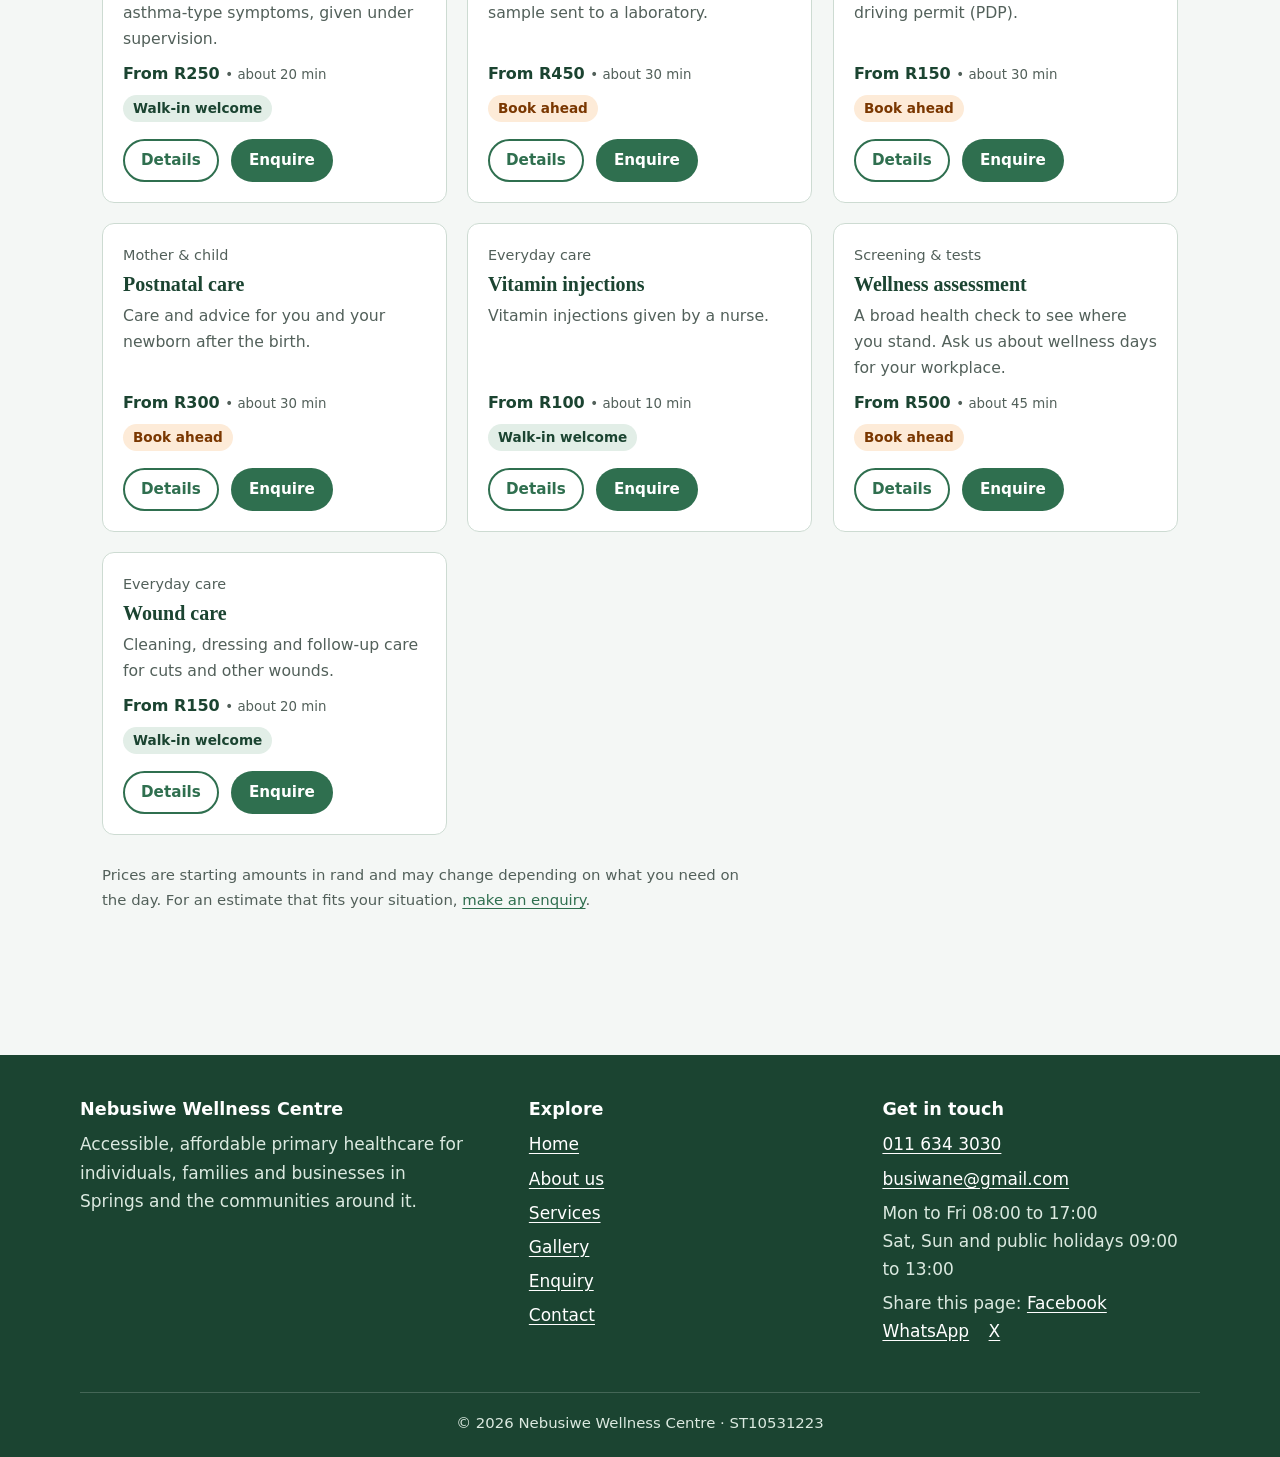
<file: Nebusiwe_Wellness_Centre/services.html>
<!DOCTYPE html>
<html lang="en-ZA" class="no-js">
<head>
    <meta charset="utf-8">
    <meta name="viewport" content="width=device-width, initial-scale=1">
    <title>Clinic Services and Prices | Nebusiwe Wellness Centre</title>
    <meta name="description" content="Search clinic services in Springs: consultations, baby wellness, antenatal care, HIV testing, pap smears, circumcision, travel clinic and more, with prices.">
    <meta name="theme-color" content="#2f6f4f">
    <meta name="referrer" content="strict-origin-when-cross-origin">
    <meta http-equiv="Content-Security-Policy" content="default-src 'self'; script-src 'self' https://cdnjs.cloudflare.com; style-src 'self' https://cdnjs.cloudflare.com; img-src 'self' data: https://tile.openstreetmap.org https://*.tile.openstreetmap.org; media-src 'self'; connect-src 'self' https://formspree.io; object-src 'none'; base-uri 'self'; form-action 'self' mailto: https://formspree.io">
    <meta property="og:type" content="website">
    <meta property="og:site_name" content="Nebusiwe Wellness Centre">
    <meta property="og:title" content="Clinic Services and Prices | Nebusiwe Wellness Centre">
    <meta property="og:description" content="Search clinic services in Springs: consultations, baby wellness, antenatal care, HIV testing, pap smears, circumcision, travel clinic and more, with prices.">
    <meta property="og:image" content="https://www.example.com/images/services-and-hours-poster.webp">
    <meta property="og:locale" content="en_ZA">
    <meta name="twitter:card" content="summary_large_image">
    <link rel="icon" href="favicon.png" type="image/png">
    <link rel="apple-touch-icon" href="images/apple-touch-icon.png">
    <link rel="stylesheet" href="CSS/style.css">
</head>
<body>
    <a class="skip-link" href="#main">Skip to main content</a>
    <header>
        <a class="brand" href="home.html" aria-label="Nebusiwe Wellness Centre, home">
            <img src="images/logo.webp" alt="Nebusiwe Wellness Centre logo" width="108" height="44">
        </a>
        <button class="nav-toggle" type="button" aria-expanded="false" aria-controls="site-nav">Menu</button>
        <nav id="site-nav" aria-label="Main">
                <a href="home.html">Home</a>
                <a href="about.html">About us</a>
                <a href="services.html" aria-current="page">Services</a>
                <a href="gallery.html">Gallery</a>
                <a href="enquiry.html">Enquiry</a>
                <a href="contact.html">Contact</a>
        </nav>
    </header>
    <main id="main">
        <div class="page-head">
            <h1>Clinic services in Springs</h1>
            <p class="lead">Search our services, filter by type and see what each one costs. When you find what you need, send an <a href="enquiry.html">enquiry</a> for an estimate.</p>
        </div>

        <section class="section" aria-label="Services list">
            <div class="toolbar">
                <div class="field">
                    <label for="service-search">Search services</label>
                    <input type="search" id="service-search" placeholder="Try baby, test or travel" autocomplete="off">
                </div>
                <div class="field">
                    <label for="service-sort">Sort by</label>
                    <select id="service-sort">
                        <option value="name">Name (A to Z)</option>
                        <option value="price-low">Price (lowest first)</option>
                        <option value="price-high">Price (highest first)</option>
                    </select>
                </div>
            </div>
            <div class="chips" id="service-chips" role="group" aria-label="Filter by type of service"></div>
            <p class="result-count" id="service-count" role="status"></p>

            <ul class="service-grid" id="service-grid">
                <li class="service-card"><p class="tag">Procedures &amp; travel</p><h3>Adult and child circumcision</h3><p class="desc">Circumcision for adults and children, with aftercare advice.</p><p class="price">From R1 250</p><p><a href="enquiry.html?service=circumcision#enquiry-form">Enquire about Adult and child circumcision</a></p></li>
                <li class="service-card"><p class="tag">Mother &amp; child</p><h3>Antenatal care</h3><p class="desc">Regular check-ups and support for you and your baby during pregnancy.</p><p class="price">From R750</p><p><a href="enquiry.html?service=antenatal-care#enquiry-form">Enquire about Antenatal care</a></p></li>
                <li class="service-card"><p class="tag">Mother &amp; child</p><h3>Baby wellness</h3><p class="desc">Routine check-ups to keep your baby healthy and growing well.</p><p class="price">From R150</p><p><a href="enquiry.html?service=baby-wellness#enquiry-form">Enquire about Baby wellness</a></p></li>
                <li class="service-card"><p class="tag">Screening &amp; tests</p><h3>Blood pressure test</h3><p class="desc">A quick check of your blood pressure.</p><p class="price">From R50</p><p><a href="enquiry.html?service=blood-pressure#enquiry-form">Enquire about Blood pressure test</a></p></li>
                <li class="service-card"><p class="tag">Screening &amp; tests</p><h3>Cholesterol test</h3><p class="desc">A simple test to check your cholesterol level.</p><p class="price">From R100</p><p><a href="enquiry.html?service=cholesterol#enquiry-form">Enquire about Cholesterol test</a></p></li>
                <li class="service-card"><p class="tag">Everyday care</p><h3>Consultation</h3><p class="desc">See a clinician about a health concern, get advice, or ask for a check-up.</p><p class="price">From R400</p><p><a href="enquiry.html?service=consultation#enquiry-form">Enquire about Consultation</a></p></li>
                <li class="service-card"><p class="tag">Mother &amp; child</p><h3>Family planning</h3><p class="desc">Confidential advice and support to help you choose a family planning method.</p><p class="price">From R150</p><p><a href="enquiry.html?service=family-planning#enquiry-form">Enquire about Family planning</a></p></li>
                <li class="service-card"><p class="tag">Screening &amp; tests</p><h3>Glucose test</h3><p class="desc">A simple test to check your blood sugar level.</p><p class="price">From R50</p><p><a href="enquiry.html?service=glucose#enquiry-form">Enquire about Glucose test</a></p></li>
                <li class="service-card"><p class="tag">Screening &amp; tests</p><h3>HIV testing and counselling</h3><p class="desc">Confidential HIV testing with counselling before and after the test.</p><p class="price">From R100</p><p><a href="enquiry.html?service=hiv-testing#enquiry-form">Enquire about HIV testing and counselling</a></p></li>
                <li class="service-card"><p class="tag">Everyday care</p><h3>Nebulizer treatment</h3><p class="desc">Breathing treatment for wheezing and asthma-type symptoms, given under supervision.</p><p class="price">From R250</p><p><a href="enquiry.html?service=nebulizer#enquiry-form">Enquire about Nebulizer treatment</a></p></li>
                <li class="service-card"><p class="tag">Procedures &amp; travel</p><h3>PDP assessment</h3><p class="desc">Medical assessment for a professional driving permit (PDP).</p><p class="price">From R150</p><p><a href="enquiry.html?service=pdp-assessment#enquiry-form">Enquire about PDP assessment</a></p></li>
                <li class="service-card"><p class="tag">Screening &amp; tests</p><h3>Pap smear and lab</h3><p class="desc">A cervical screening test, with the sample sent to a laboratory.</p><p class="price">From R450</p><p><a href="enquiry.html?service=pap-smear#enquiry-form">Enquire about Pap smear and lab</a></p></li>
                <li class="service-card"><p class="tag">Mother &amp; child</p><h3>Postnatal care</h3><p class="desc">Care and advice for you and your newborn after the birth.</p><p class="price">From R300</p><p><a href="enquiry.html?service=postnatal-care#enquiry-form">Enquire about Postnatal care</a></p></li>
               
                <li class="service-card"><p class="tag">Everyday care</p><h3>Vitamin injections</h3><p class="desc">Vitamin injections given by a nurse.</p><p class="price">From R100</p><p><a href="enquiry.html?service=vitamin-injection#enquiry-form">Enquire about Vitamin injections</a></p></li>
                <li class="service-card"><p class="tag">Screening &amp; tests</p><h3>Wellness assessment</h3><p class="desc">A broad health check to see where you stand. Ask us about wellness days for your workplace.</p><p class="price">From R500</p><p><a href="enquiry.html?service=wellness-assessment#enquiry-form">Enquire about Wellness assessment</a></p></li>
                <li class="service-card"><p class="tag">Everyday care</p><h3>Wound care</h3><p class="desc">Cleaning, dressing and follow-up care for cuts and other wounds.</p><p class="price">From R150</p><p><a href="enquiry.html?service=wound-care#enquiry-form">Enquire about Wound care</a></p></li>
            </ul>
            <div class="empty-state" id="service-empty" hidden>
                <p>No services match your search. Try a different word, or clear the search to see everything.</p>
                <button class="btn btn-primary" type="button" id="service-reset">Clear search and filters</button>
            </div>
            <p class="fine-print">Prices are starting amounts in rand and may change depending on what you need on the day. For an estimate that fits your situation, <a href="enquiry.html">make an enquiry</a>.</p>
        </section>

        <dialog id="service-dialog" aria-labelledby="dlg-title">
            <div class="dialog-body">
                <button class="dialog-close" type="button" aria-label="Close details">&times;</button>
                <p class="tag" id="dlg-category"></p>
                <h2 id="dlg-title"></h2>
                <p id="dlg-text"></p>
                <dl class="detail-list">
                    <dt>Price</dt><dd id="dlg-price"></dd>
                    <dt>Time</dt><dd id="dlg-time"></dd>
                    <dt>Booking</dt><dd id="dlg-booking"></dd>
                </dl>
                <a class="btn btn-primary" id="dlg-enquire" href="enquiry.html">Enquire about this service</a>
            </div>
        </dialog>
    </main>
    <footer>
        <div class="footer-grid">
            <div>
                <h2>Nebusiwe Wellness Centre</h2>
                <p>Accessible, affordable primary healthcare for individuals, families and businesses in Springs and the communities around it.</p>
            </div>
            <div>
                <h2>Explore</h2>
                <ul>
                    <li><a href="home.html">Home</a></li>
                    <li><a href="about.html">About us</a></li>
                    <li><a href="services.html">Services</a></li>
                    <li><a href="gallery.html">Gallery</a></li>
                    <li><a href="enquiry.html">Enquiry</a></li>
                    <li><a href="contact.html">Contact</a></li>
                </ul>
            </div>
            <div>
                <h2>Get in touch</h2>
                <ul>
                    <li><a href="tel:+27116343030">011 634 3030</a></li>
                    <li><a href="mailto:busiwane@gmail.com">busiwane@gmail.com</a></li>
                    <li>Mon to Fri 08:00 to 17:00<br>Sat, Sun and public holidays 09:00 to 13:00</li>
                </ul>
                <p class="share">Share this page:
                    <a data-share="facebook" href="https://www.facebook.com/sharer/sharer.php" target="_blank" rel="noopener noreferrer">Facebook</a>
                    <a data-share="whatsapp" href="https://wa.me/" target="_blank" rel="noopener noreferrer">WhatsApp</a>
                    <a data-share="x" href="https://twitter.com/intent/tweet" target="_blank" rel="noopener noreferrer">X</a>
                </p>
            </div>
        </div>
        <p class="copyright">&copy; 2026 Nebusiwe Wellness Centre &middot; ST10531223</p>
    </footer>
    <script src="js/data.js" defer></script>
    <script src="js/main.js" defer></script>
    <script src="js/services.js" defer></script>
</body>
</html>
</file>
<file: Nebusiwe_Wellness_Centre/CSS/style.css>
/* =========================================================
   Nebusiwe Wellness Centre - Stylesheet
   Sections:
    1. Design tokens     2. Reset & base      3. Layout helpers
    4. Header & nav      5. Buttons           6. Home hero
    7. Sections & tiles  8. Hours table       9. Accordion
   10. Tabs             11. Services page    12. Dialog / modal
   13. Gallery          14. Forms            15. Map & contact
   16. Footer & extras  17. Animation        18. Responsive
   ========================================================= */

/* 1. DESIGN TOKENS
   Change a colour here and it updates everywhere. */
:root {
    --green-900: #1b4431;
    --green-700: #2f6f4f;      /* brand green (original site colour) */
    --green-600: #3a8660;
    --green-100: #e2eee7;
    --sun: #e8700a;            /* orange taken from the logo's sun */
    --sun-deep: #b85300;       /* darker orange: passes contrast with white text */
    --sun-soft: #fdebd8;
    --ink: #24302a;
    --ink-soft: #52605a;
    --paper: #f4f7f5;
    --white: #ffffff;
    --line: #cddbd2;
    --danger: #a4262c;
    --danger-soft: #fbeaea;
    --ok: #1f6b45;

    --font-body: 'Segoe UI', system-ui, -apple-system, Roboto, Arial, sans-serif;
    --font-display: 'Iowan Old Style', 'Palatino Linotype', Palatino, Georgia, serif;

    --radius-s: 6px;
    --radius-m: 12px;
    --radius-l: 22px;
    --shadow: 0 6px 24px rgba(27, 68, 49, 0.12);
    --ease: cubic-bezier(.2, .7, .2, 1);
}

/* 2. RESET & BASE */
* { margin: 0; padding: 0; box-sizing: border-box; }
html { scroll-behavior: smooth; scroll-padding-top: 90px; }
body {
    overflow-x: clip;           /* decorative shapes can never cause sideways scrolling */
    font-family: var(--font-body);
    color: var(--ink);
    background: var(--paper);
    line-height: 1.65;
    font-size: 1.0625rem;
}
img, video { max-width: 100%; height: auto; display: block; }
a { color: var(--green-700); text-underline-offset: 3px; }
a:hover { color: var(--green-900); }
h1, h2, h3 { font-family: var(--font-display); line-height: 1.2; color: var(--green-900); }
h1 { font-size: clamp(2rem, 4.6vw, 3.1rem); }
h2 { font-size: clamp(1.5rem, 3vw, 2.1rem); margin-bottom: .6em; }
h3 { font-size: 1.25rem; margin-bottom: .35em; }
p { margin-bottom: 1em; max-width: 68ch; }
:focus-visible { outline: 3px solid var(--sun); outline-offset: 3px; border-radius: 3px; }

.skip-link {
    position: absolute; left: 12px; top: -60px; z-index: 100;
    background: var(--green-900); color: #fff; padding: 10px 16px; border-radius: var(--radius-s);
}
.skip-link:focus { top: 12px; }
.visually-hidden {
    position: absolute !important; width: 1px; height: 1px; overflow: hidden;
    clip: rect(0 0 0 0); white-space: nowrap;
}

/* 3. LAYOUT HELPERS */
main { max-width: 1120px; margin: 0 auto; padding: 0 22px; }
.section { padding: 56px 0; }
.section + .section { border-top: 1px solid var(--line); }
.lead { font-size: 1.2rem; color: var(--ink-soft); max-width: 60ch; }
.page-head { padding: 48px 0 10px; }
.page-head .lead { margin-top: 12px; }
.page-head + .section { padding-top: 24px; }
.split { display: grid; grid-template-columns: 1.1fr .9fr; gap: 48px; align-items: start; }

/* 4. HEADER & NAV */
header {
    position: sticky; top: 0; z-index: 50;
    display: flex; align-items: center; justify-content: space-between;
    background: var(--green-700);
    padding: 10px 28px;
    box-shadow: 0 2px 10px rgba(0, 0, 0, .15);
}
.brand { display: flex; align-items: center; background: #fff; border-radius: var(--radius-s); padding: 4px 8px; }
.brand img { height: 44px; width: auto; }
nav { display: flex; align-items: center; gap: 4px; }
nav a {
    color: #fff; text-decoration: none; font-weight: 600; font-size: 1rem;
    padding: 8px 14px; border-radius: 999px;
    transition: background-color .2s var(--ease), color .2s var(--ease);
}
nav a:hover { background: rgba(255, 255, 255, .16); color: #fff; }
nav a[aria-current="page"] { background: #fff; color: var(--green-900); }
.nav-toggle {
    display: none; background: transparent; color: #fff; border: 2px solid rgba(255, 255, 255, .6);
    border-radius: var(--radius-s); padding: 6px 14px; font: inherit; font-weight: 600; cursor: pointer;
}

/* 5. BUTTONS */
.btn {
    display: inline-block; font: inherit; font-weight: 600; text-decoration: none; text-align: center;
    padding: 12px 22px; border-radius: 999px; border: 2px solid transparent; cursor: pointer;
    transition: transform .15s var(--ease), background-color .2s, color .2s, border-color .2s;
}
.btn:active { transform: scale(.97); }
.btn-primary { background: var(--green-700); color: #fff; }
.btn-primary:hover { background: var(--green-900); color: #fff; }
.btn-sun { background: var(--sun-deep); color: #fff; }
.btn-sun:hover { background: #8f3f00; color: #fff; }
.btn-ghost { background: transparent; color: var(--green-700); border-color: var(--green-700); }
.btn-ghost:hover { background: var(--green-100); color: var(--green-900); }
.btn[disabled] { opacity: .65; cursor: progress; }
.btn-row { display: flex; flex-wrap: wrap; gap: 12px; margin-top: 8px; }
.btn-small { padding: 7px 16px; font-size: .95rem; }

/* 6. HOME HERO */
.hero { display: grid; grid-template-columns: 1.15fr .85fr; gap: 48px; align-items: center; padding: 56px 0 48px; }
.hero h1 { margin-bottom: 16px; }
.hero .lead { margin-bottom: 22px; }
.status-pill {
    display: inline-flex; align-items: center; gap: 10px;
    background: var(--white); border: 1px solid var(--line); border-radius: 999px;
    padding: 8px 18px; font-weight: 600; margin-bottom: 22px; font-size: .98rem;
}
.status-dot { width: 11px; height: 11px; border-radius: 50%; background: var(--ink-soft); flex: none; }
.status-pill.is-open .status-dot { background: #1f9d5b; animation: pulse 2.2s infinite; }
.status-pill.is-closed .status-dot { background: var(--sun); }
.hero-media { position: relative; justify-self: center; width: min(100%, 380px); }
.hero-media::before {          /* echoes the sun in the logo */
    content: ""; position: absolute; width: 78%; aspect-ratio: 1; border-radius: 50%;
    background: radial-gradient(circle at 35% 35%, #f6a041, var(--sun));
    right: -9%; top: -8%; z-index: 0;
}
.hero-media video {
    position: relative; z-index: 1; width: 100%; aspect-ratio: 400 / 547; object-fit: cover;
    background: var(--green-900); border-radius: var(--radius-l); box-shadow: var(--shadow);
}

/* 7. SECTIONS & TILES */
.tiles { display: grid; grid-template-columns: repeat(auto-fit, minmax(230px, 1fr)); gap: 28px 36px; margin-top: 28px; }
.tile { border-left: 4px solid var(--sun); padding: 2px 0 2px 18px; }
.tile p { margin-bottom: .6em; color: var(--ink-soft); }
.photo-frame img { border-radius: var(--radius-m); box-shadow: var(--shadow); width: 100%; }
.values-list { list-style: none; margin: 0; padding: 0; }
.values-list li { padding: 14px 0; border-bottom: 1px solid var(--line); }
.values-list strong { font-family: var(--font-display); font-size: 1.15rem; color: var(--green-900); }
.cta-band {
    background: var(--green-700); color: #fff; border-radius: var(--radius-l);
    padding: 40px; margin: 56px 0 0; display: flex; flex-wrap: wrap; gap: 20px; align-items: center; justify-content: space-between;
}
.cta-band h2 { color: #fff; margin: 0; }
.cta-band p { margin: 6px 0 0; color: #e2eee7; }
.cta-band .btn-ghost { color: #fff; border-color: #fff; }
.cta-band .btn-ghost:hover { background: rgba(255, 255, 255, .15); color: #fff; }

/* 8. HOURS TABLE */
.hours { border-collapse: collapse; width: 100%; max-width: 460px; background: var(--white); border-radius: var(--radius-m); overflow: hidden; box-shadow: 0 0 0 1px var(--line); }
.hours caption { text-align: left; font-weight: 600; padding-bottom: 8px; }
.hours th, .hours td { text-align: left; padding: 11px 16px; border-bottom: 1px solid var(--line); font-weight: 400; }
.hours td { white-space: nowrap; }
.hours tr:last-child th, .hours tr:last-child td { border-bottom: 0; }
.hours tr.is-today { background: var(--sun-soft); font-weight: 600; }
.hours tr.is-today th, .hours tr.is-today td { font-weight: 600; }

/* 9. ACCORDION (FAQ) */
.accordion { max-width: 760px; border-top: 1px solid var(--line); }
.acc-item { border-bottom: 1px solid var(--line); }
.acc-trigger {
    width: 100%; display: flex; justify-content: space-between; align-items: center; gap: 16px;
    background: none; border: 0; font: inherit; font-weight: 600; text-align: left; color: var(--green-900);
    padding: 18px 4px; cursor: pointer;
}
.acc-trigger::after {
    content: ""; width: 10px; height: 10px; flex: none;
    border-right: 3px solid var(--sun-deep); border-bottom: 3px solid var(--sun-deep);
    transform: rotate(45deg); transition: transform .3s var(--ease);
}
.acc-trigger[aria-expanded="true"]::after { transform: rotate(-135deg); }
.acc-panel { display: grid; grid-template-rows: 0fr; transition: grid-template-rows .3s var(--ease); }
.acc-panel > div { overflow: hidden; }
.acc-panel.open { grid-template-rows: 1fr; }
.acc-panel p { padding: 0 4px 18px; color: var(--ink-soft); }

/* 10. TABS (About page) */
.tablist { display: flex; flex-wrap: wrap; gap: 6px; border-bottom: 2px solid var(--line); margin-bottom: 24px; }
.tab {
    font: inherit; font-weight: 600; background: none; border: 0; color: var(--ink-soft);
    padding: 12px 20px; cursor: pointer; border-bottom: 4px solid transparent; margin-bottom: -2px;
    transition: color .2s, border-color .2s;
}
.tab:hover { color: var(--green-900); }
.tab[aria-selected="true"] { color: var(--green-900); border-bottom-color: var(--sun); }
.tabpanel { animation: panelIn .35s var(--ease); }
.tabpanel[hidden] { display: none; }
.tabpanel p { font-size: 1.15rem; }

/* 11. SERVICES PAGE */
.toolbar { display: grid; grid-template-columns: 1fr auto; gap: 16px; align-items: end; margin: 28px 0 14px; }
.toolbar .field { margin: 0; }
.chips { display: flex; flex-wrap: wrap; gap: 8px; margin-bottom: 14px; }
.chip {
    font: inherit; font-size: .95rem; font-weight: 600; cursor: pointer;
    background: var(--white); color: var(--green-900); border: 1.5px solid var(--line);
    padding: 6px 16px; border-radius: 999px; transition: background-color .2s, border-color .2s, color .2s;
}
.chip:hover { border-color: var(--green-700); }
.chip[aria-pressed="true"] { background: var(--green-700); border-color: var(--green-700); color: #fff; }
.result-count { color: var(--ink-soft); margin-bottom: 18px; }
.service-grid { display: grid; grid-template-columns: repeat(auto-fill, minmax(270px, 1fr)); gap: 20px; list-style: none; }
.service-card {
    background: var(--white); border: 1px solid var(--line); border-radius: var(--radius-m);
    padding: 20px; display: flex; flex-direction: column; animation: cardIn .35s var(--ease) both;
    transition: border-color .2s, box-shadow .2s;
}
.service-card:hover { border-color: var(--green-600); box-shadow: var(--shadow); }
.service-card .tag { color: var(--ink-soft); font-size: .9rem; margin-bottom: 4px; }
.service-card p { font-size: .98rem; color: var(--ink-soft); margin-bottom: .6em; }
.service-card .desc { flex: 1; }
.service-card .price { font-weight: 700; color: var(--green-900); margin-bottom: 8px; font-size: 1rem; }
.service-card .price small { font-weight: 400; color: var(--ink-soft); }
.badge { display: inline-block; font-size: .85rem; font-weight: 600; padding: 2px 10px; border-radius: 999px; background: var(--green-100); color: var(--green-900); }
.badge.appt { background: var(--sun-soft); color: #7a3700; }
.empty-state { background: var(--white); border: 1px dashed var(--line); border-radius: var(--radius-m); padding: 32px; text-align: center; }
.empty-state p { margin: 0 auto 14px; }
.fine-print { font-size: .93rem; color: var(--ink-soft); margin-top: 28px; }
.plain-list { columns: 2; margin-left: 22px; }

/* 12. DIALOG / MODAL (service details + lightbox) */
dialog {
    margin: auto;               /* the reset above removes the built-in centring, so restore it */
    border: 0; border-radius: var(--radius-l); padding: 0; max-width: min(560px, 92vw); width: 100%;
    color: var(--ink); box-shadow: 0 20px 60px rgba(0, 0, 0, .35);
}
dialog[open] { animation: dialogIn .28s var(--ease); }
dialog::backdrop { background: rgba(14, 34, 24, .6); backdrop-filter: blur(2px); }
.dialog-body { padding: 30px; }
.dialog-close {
    position: absolute; top: 12px; right: 12px; width: 40px; height: 40px; border-radius: 50%;
    border: 0; background: var(--green-100); color: var(--green-900); font-size: 1.4rem; line-height: 1; cursor: pointer;
}
.dialog-close:hover { background: var(--green-700); color: #fff; }
.detail-list { display: grid; grid-template-columns: auto 1fr; gap: 6px 18px; margin: 16px 0 22px; }
.detail-list dt { font-weight: 600; color: var(--green-900); }

/* 13. GALLERY + LIGHTBOX */
.gallery-grid { display: grid; grid-template-columns: repeat(auto-fill, minmax(250px, 1fr)); gap: 20px; list-style: none; margin-top: 28px; }
.gallery-item {
    display: block; width: 100%; padding: 0; border: 0; background: var(--white); cursor: zoom-in;
    border-radius: var(--radius-m); overflow: hidden; text-align: left; box-shadow: 0 0 0 1px var(--line);
    transition: transform .25s var(--ease), box-shadow .25s;
}
.gallery-item:hover { transform: translateY(-3px); box-shadow: var(--shadow); }
.gallery-item img { width: 100%; aspect-ratio: 4 / 3; object-fit: cover; transition: transform .5s var(--ease); }
.gallery-item:hover img { transform: scale(1.04); }
.gallery-item span { display: block; padding: 12px 16px; font-size: .96rem; color: var(--ink-soft); }
.lightbox { max-width: min(1100px, 96vw); background: #101a15; color: #fff; overflow: visible; }
.lightbox figure { margin: 0; }
.lightbox img { max-height: 76vh; width: auto; margin: 0 auto; border-radius: var(--radius-l) var(--radius-l) 0 0; animation: panelIn .3s var(--ease); }
.lightbox figcaption { padding: 14px 70px 18px; text-align: center; font-size: .98rem; }
.lightbox .dialog-close { background: rgba(255, 255, 255, .92); }
.lb-nav {
    position: absolute; top: 40%; width: 48px; height: 48px; border-radius: 50%; border: 0;
    background: rgba(255, 255, 255, .92); color: var(--green-900); font-size: 1.5rem; cursor: pointer;
}
.lb-nav:hover { background: var(--sun); color: #fff; }
.lb-prev { left: 12px; } .lb-next { right: 12px; }
.lb-count { position: absolute; left: 18px; bottom: 16px; font-size: .9rem; color: #c6d6cd; }

/* 14. FORMS */
.form-layout { display: grid; grid-template-columns: 1.25fr .75fr; gap: 48px; align-items: start; }
.form-card { background: var(--white); border: 1px solid var(--line); border-radius: var(--radius-m); padding: 30px; }
.form-grid { display: grid; grid-template-columns: 1fr 1fr; gap: 0 20px; }
.field { display: flex; flex-direction: column; margin-bottom: 18px; }
.field.full { grid-column: 1 / -1; }
.field label { font-weight: 600; color: var(--green-900); margin-bottom: 5px; }
.field .req { color: var(--danger); }
.field .hint { font-size: .9rem; color: var(--ink-soft); margin: 4px 0 0; }
.field input, .field select, .field textarea {
    padding: 11px 12px; border: 1.5px solid #b4c6bb; border-radius: var(--radius-s);
    font: inherit; font-size: 1rem; background: #fff; color: var(--ink); width: 100%;
    transition: border-color .2s, box-shadow .2s;
}
.field input:focus, .field select:focus, .field textarea:focus { outline: none; border-color: var(--green-700); box-shadow: 0 0 0 3px rgba(47, 111, 79, .22); }
.field textarea { resize: vertical; min-height: 130px; }
.field [aria-invalid="true"] { border-color: var(--danger); background: var(--danger-soft); }
.field-error { color: var(--danger); font-weight: 600; font-size: .93rem; margin: 5px 0 0; animation: panelIn .25s var(--ease); }
.field-error[hidden] { display: none; }
.counter { font-size: .88rem; color: var(--ink-soft); text-align: right; margin: 3px 0 0; }
.check { flex-direction: row; gap: 10px; align-items: flex-start; }
.check input { width: 20px; height: 20px; margin-top: 4px; flex: none; accent-color: var(--green-700); }
.check label { font-weight: 400; color: var(--ink); }
.check .field-error { flex-basis: 100%; }
.hp { position: absolute; left: -9999px; height: 0; overflow: hidden; }   /* spam trap, hidden from people */
.form-summary { background: var(--danger-soft); border-left: 5px solid var(--danger); border-radius: var(--radius-s); padding: 14px 18px; margin-bottom: 20px; }
.form-summary[hidden] { display: none; }
.form-summary p { font-weight: 700; margin-bottom: 6px; color: var(--danger); }
.form-summary ul { margin-left: 20px; }
.form-summary a { color: var(--danger); }
.form-status { margin-top: 14px; font-weight: 600; min-height: 1.5em; }
.spinner { display: inline-block; width: 15px; height: 15px; border: 3px solid rgba(255, 255, 255, .45); border-top-color: #fff; border-radius: 50%; animation: spin .8s linear infinite; vertical-align: -2px; margin-right: 8px; }
.response-panel { animation: panelIn .45s var(--ease); }
.response-panel[hidden] { display: none; }
.response-panel h2 { margin-bottom: 8px; }
.quote { background: var(--green-100); border-radius: var(--radius-m); padding: 20px 24px; margin: 18px 0; }
.quote dl { display: grid; grid-template-columns: auto 1fr; gap: 8px 22px; }
.quote dt { font-weight: 600; color: var(--green-900); }
.quote .big { font-family: var(--font-display); font-size: 1.6rem; font-weight: 700; color: var(--green-900); }
.avail { border-radius: var(--radius-m); padding: 14px 18px; margin-bottom: 14px; border-left: 5px solid var(--ok); background: #e9f6ee; }
.avail.warn { border-color: var(--sun); background: var(--sun-soft); }
.avail p { margin: 0; }
.demo-note { background: var(--sun-soft); border-radius: var(--radius-s); padding: 10px 14px; font-size: .93rem; margin-bottom: 14px; }
.email-preview { background: var(--paper); border: 1px solid var(--line); border-radius: var(--radius-s); padding: 16px; white-space: pre-wrap; word-break: break-word; font-size: .96rem; margin: 14px 0; max-height: 280px; overflow: auto; }
.aside-box { background: var(--white); border: 1px solid var(--line); border-radius: var(--radius-m); padding: 24px; }
.aside-box + .aside-box { margin-top: 20px; }
.aside-box h2 { font-size: 1.25rem; }

/* 15. MAP & CONTACT */
.contact-list { list-style: none; }
.contact-list li { margin-bottom: 14px; }
.contact-list strong { display: block; color: var(--green-900); }
#map { height: 440px; border-radius: var(--radius-l); box-shadow: var(--shadow); background: var(--green-100); z-index: 0; }
.map-fallback { padding: 30px; }
.map-tools { display: flex; flex-wrap: wrap; gap: 10px; margin: 16px 0 8px; }
.map-result { min-height: 1.5em; font-weight: 600; color: var(--green-900); }
.pin {
    width: 30px; height: 30px; border-radius: 50% 50% 50% 0; background: var(--sun-deep);
    transform: rotate(-45deg); border: 3px solid #fff; box-shadow: 0 3px 8px rgba(0, 0, 0, .35);
}
.pin::after { content: ""; position: absolute; width: 10px; height: 10px; background: #fff; border-radius: 50%; top: 7px; left: 7px; }
.leaflet-container { font-family: var(--font-body); }

/* 16. FOOTER & EXTRAS */
footer { background: var(--green-900); color: #dbe9e0; margin-top: 72px; padding: 44px 28px 22px; }
.footer-grid { max-width: 1120px; margin: 0 auto; display: grid; grid-template-columns: 1.3fr 1fr 1fr; gap: 36px; }
footer h2 { color: #fff; font-size: 1.1rem; font-family: var(--font-body); margin-bottom: 10px; }
footer a { color: #fff; }
footer ul { list-style: none; }
footer li { margin-bottom: 6px; }
footer p { max-width: 36ch; }
.share a { display: inline-block; margin-right: 14px; }
.copyright { max-width: 1120px; margin: 30px auto 0; padding-top: 18px; border-top: 1px solid rgba(255, 255, 255, .18); text-align: center; font-size: .93rem; }
.to-top {
    position: fixed; right: 20px; bottom: 20px; width: 46px; height: 46px; border-radius: 50%; border: 0;
    background: var(--sun-deep); color: #fff; font-size: 1.3rem; cursor: pointer; box-shadow: var(--shadow);
    opacity: 0; transform: translateY(14px); pointer-events: none; transition: opacity .3s, transform .3s var(--ease);
}
.to-top.show { opacity: 1; transform: none; pointer-events: auto; }
.toast {
    position: fixed; left: 50%; bottom: 26px; transform: translate(-50%, 20px); z-index: 90;
    background: var(--green-900); color: #fff; padding: 12px 22px; border-radius: 999px; opacity: 0;
    transition: opacity .3s, transform .3s var(--ease); pointer-events: none; max-width: 90vw;
}
.toast.show { opacity: 1; transform: translate(-50%, 0); }
noscript .notice { background: var(--sun-soft); padding: 12px 16px; border-radius: var(--radius-s); margin: 14px 0; }

/* 17. ANIMATION
   One orchestrated entrance on the home hero; the rest respond to what the visitor does. */
@keyframes rise { from { opacity: 0; transform: translateY(18px); } to { opacity: 1; transform: none; } }
@keyframes panelIn { from { opacity: 0; transform: translateY(8px); } to { opacity: 1; transform: none; } }
@keyframes cardIn { from { opacity: 0; transform: scale(.97); } to { opacity: 1; transform: none; } }
@keyframes dialogIn { from { opacity: 0; transform: translateY(14px) scale(.97); } to { opacity: 1; transform: none; } }
@keyframes pulse { 0% { box-shadow: 0 0 0 0 rgba(31, 157, 91, .5); } 70% { box-shadow: 0 0 0 10px rgba(31, 157, 91, 0); } 100% { box-shadow: 0 0 0 0 rgba(31, 157, 91, 0); } }
@keyframes spin { to { transform: rotate(360deg); } }
.hero-copy > * { animation: rise .7s var(--ease) both; }
.hero-copy > :nth-child(2) { animation-delay: .1s; }
.hero-copy > :nth-child(3) { animation-delay: .2s; }
.hero-copy > :nth-child(4) { animation-delay: .3s; }
.hero-media { animation: rise .9s .25s var(--ease) both; }
.reveal { opacity: 0; transform: translateY(16px); transition: opacity .6s var(--ease), transform .6s var(--ease); }
.reveal.visible { opacity: 1; transform: none; }
.no-js .reveal { opacity: 1; transform: none; }

@media (prefers-reduced-motion: reduce) {
    *, *::before, *::after { animation-duration: .01ms !important; animation-iteration-count: 1 !important; transition-duration: .01ms !important; scroll-behavior: auto !important; }
    .reveal { opacity: 1; transform: none; }
}

/* 18. RESPONSIVE (phones and small tablets) */
@media (max-width: 860px) {
    .hero-media::before { right: -3%; }
    .hero, .split, .form-layout { grid-template-columns: 1fr; gap: 32px; }
    .hero { padding-top: 32px; }
    .footer-grid { grid-template-columns: 1fr; }
    .toolbar { grid-template-columns: 1fr; }
    .plain-list { columns: 1; }
}
@media (max-width: 720px) {
    header { flex-wrap: wrap; padding: 10px 16px; }
    .nav-toggle { display: block; }
    nav { display: none; width: 100%; flex-direction: column; align-items: stretch; padding: 10px 0 6px; }
    nav.open { display: flex; }
    nav a { padding: 12px 14px; }
}
@media (max-width: 600px) {
    body { font-size: 1rem; }
    main { padding: 0 16px; }
    .section { padding: 40px 0; }
    .form-grid { grid-template-columns: 1fr; }
    .form-card, .dialog-body { padding: 20px; }
    .cta-band { padding: 28px 22px; }
    .quote dl, .detail-list { grid-template-columns: 1fr; gap: 2px; }
    .quote dd, .detail-list dd { margin-bottom: 10px; }
    #map { height: 340px; }
    .lightbox figcaption { padding: 14px 16px 50px; }
    .lb-nav { top: auto; bottom: 8px; }
    .lb-prev { left: auto; right: 70px; } .lb-next { right: 14px; }
}

/* 19. NO-JAVASCRIPT FALLBACKS + SMALL EXTRAS */
.hint-inline { font-weight: 400; color: var(--ink-soft); }
.no-js .nav-toggle { display: none; }
.no-js nav { display: flex !important; flex-wrap: wrap; }
.no-js .toolbar, .no-js .chips { display: none; }
.no-js .hero-copy > *, .no-js .hero-media { animation: none; }

[hidden] { display: none !important; }
</file>
